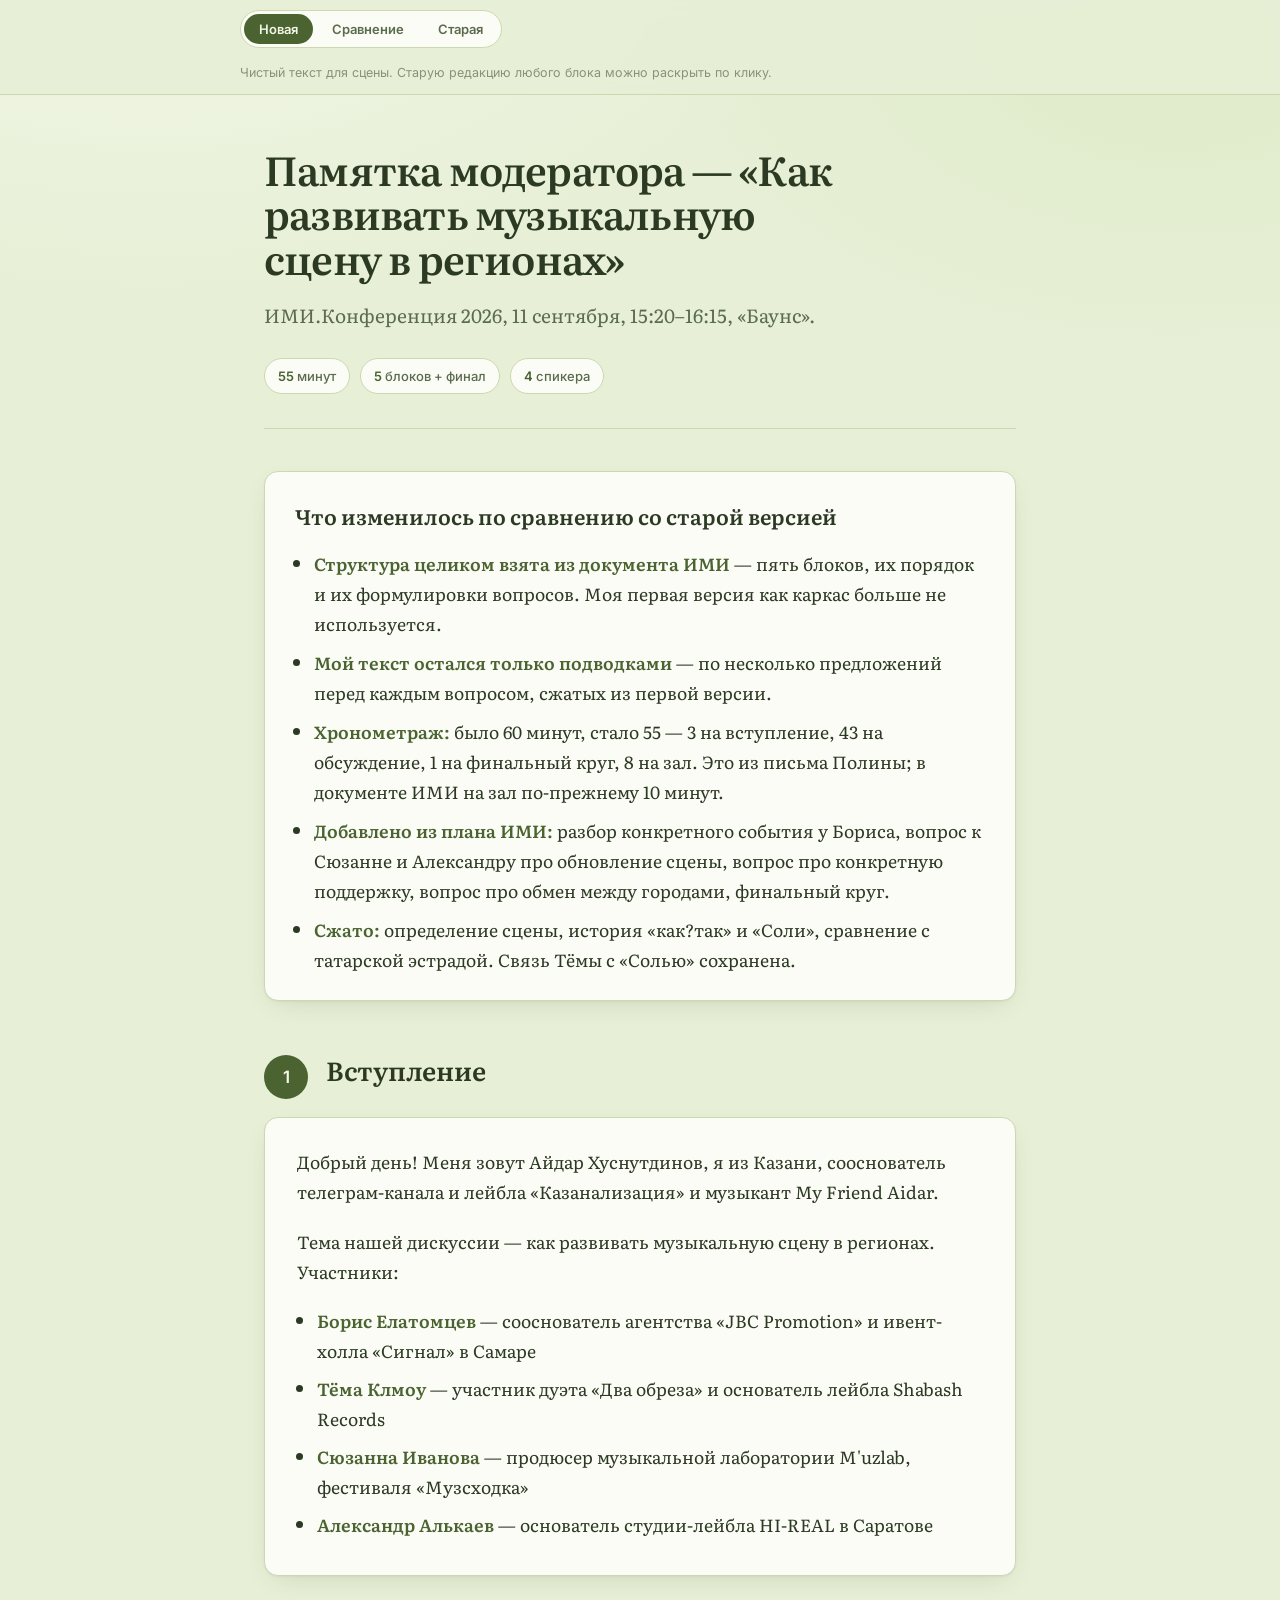
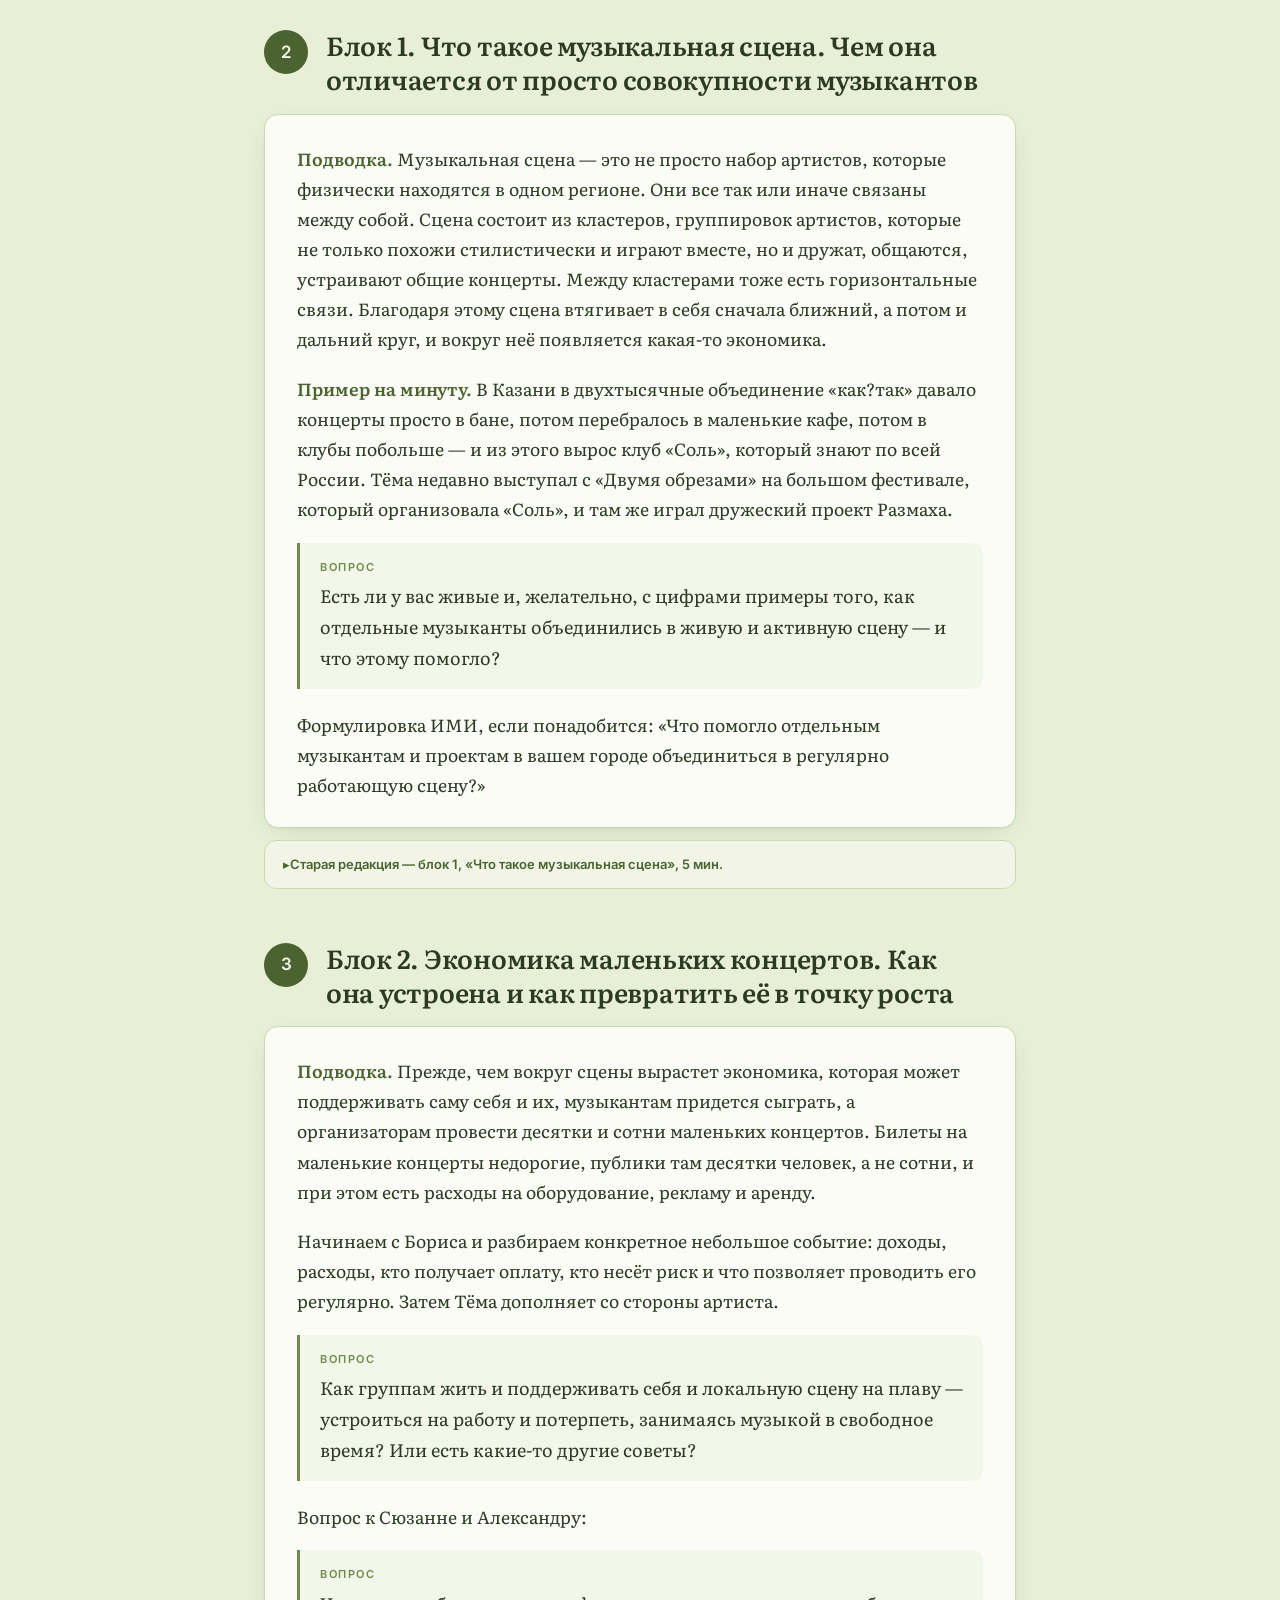
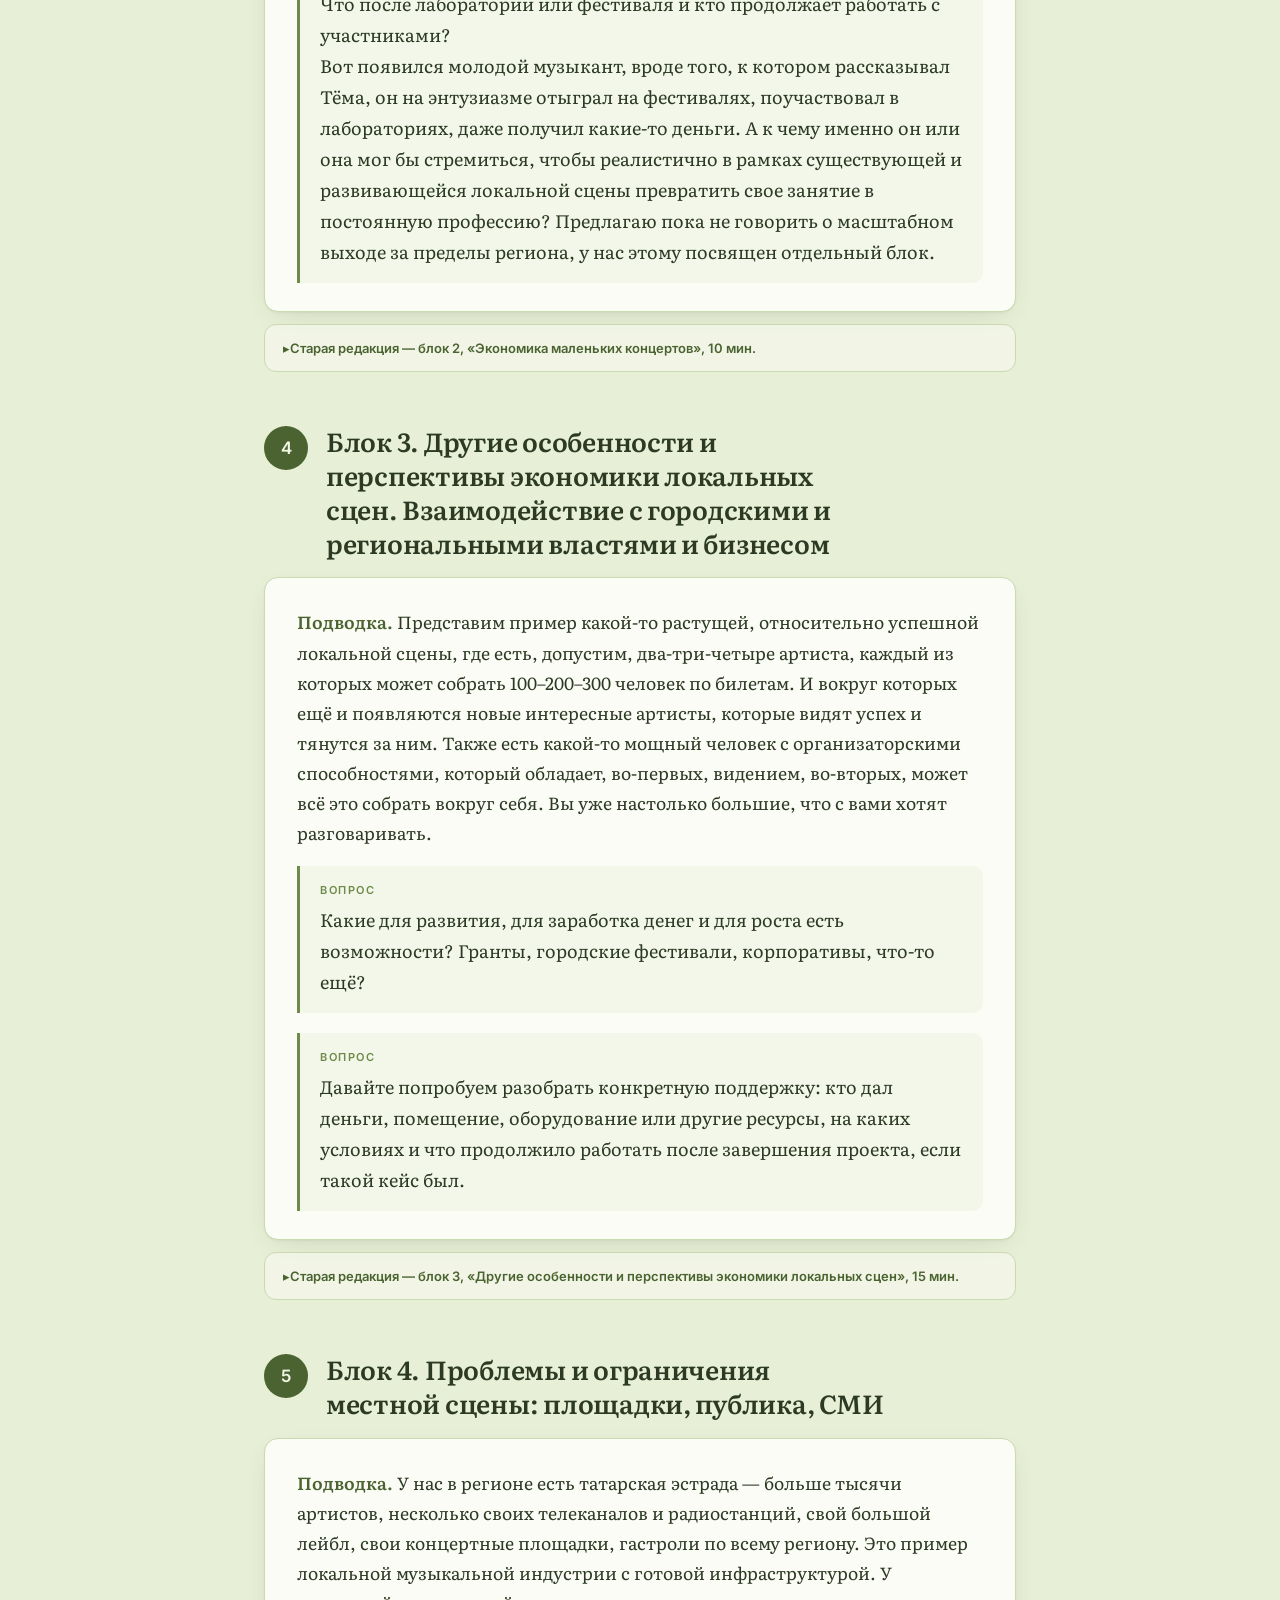
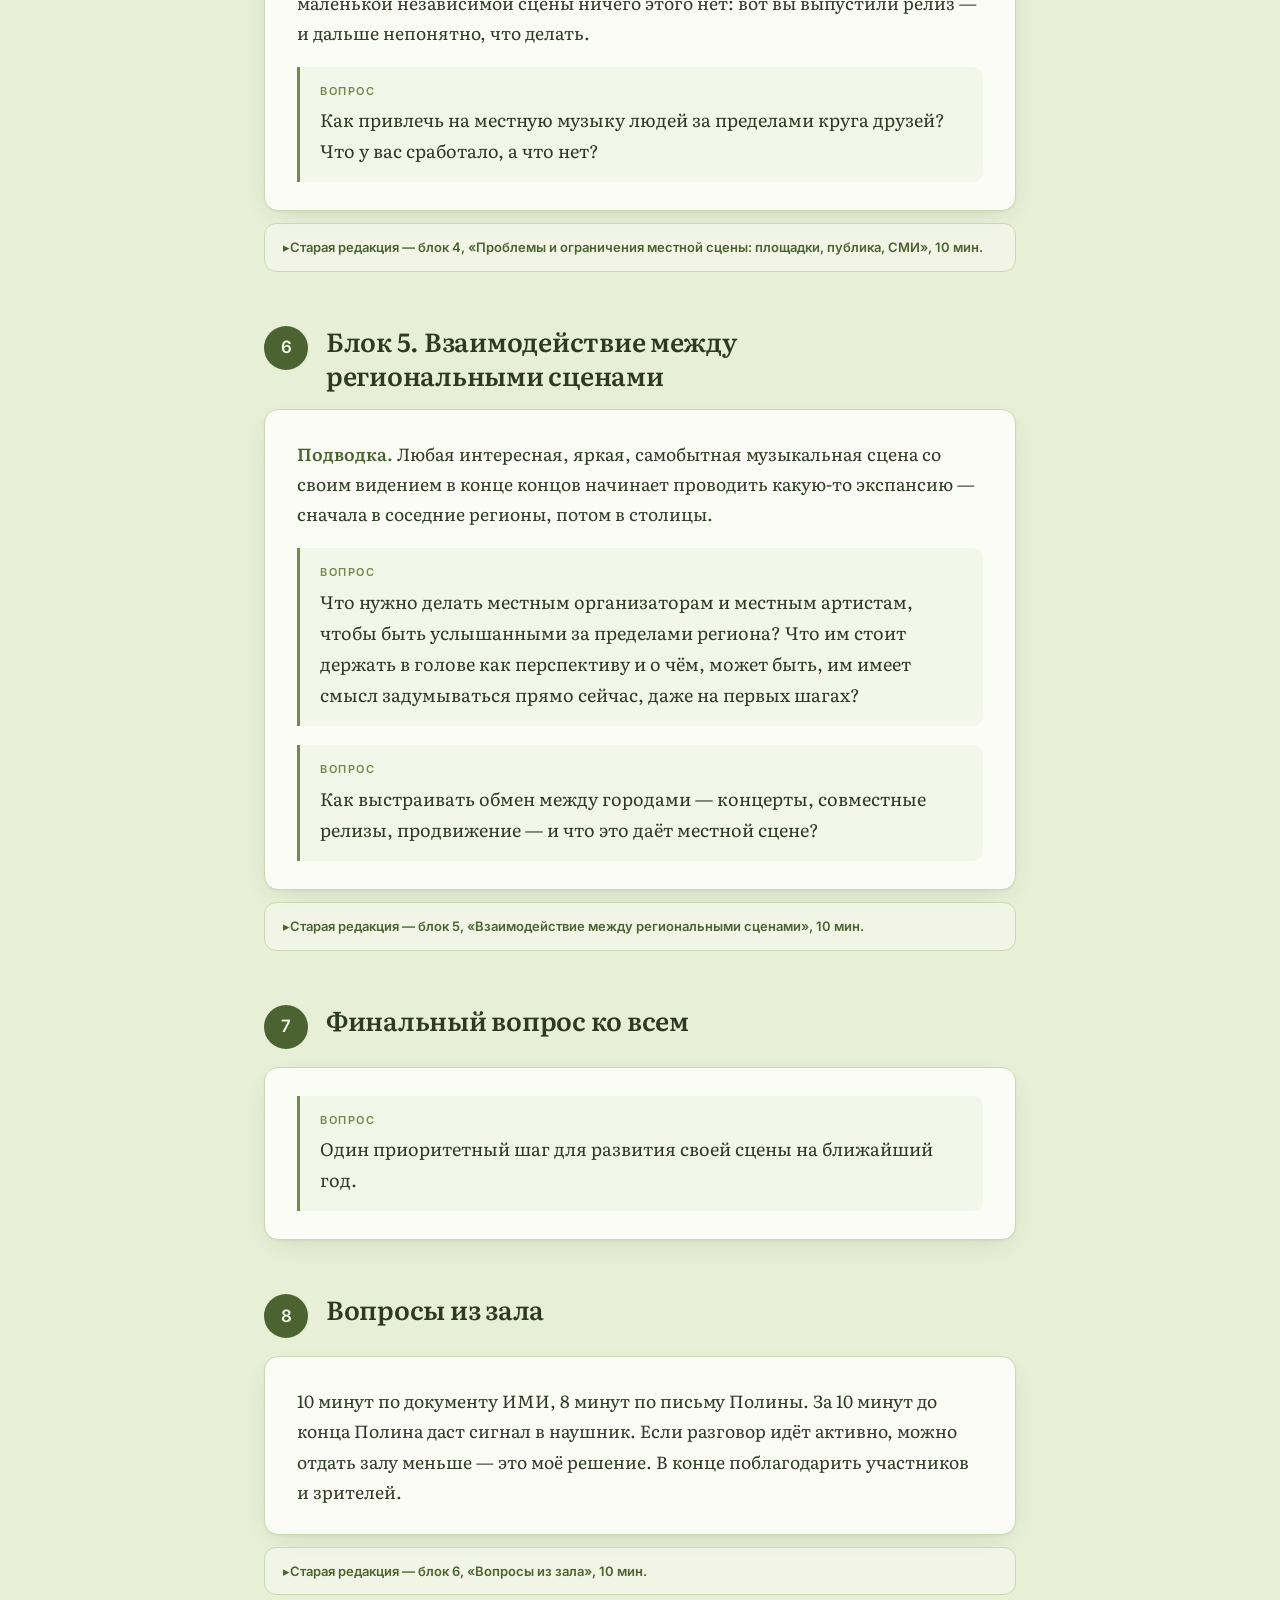
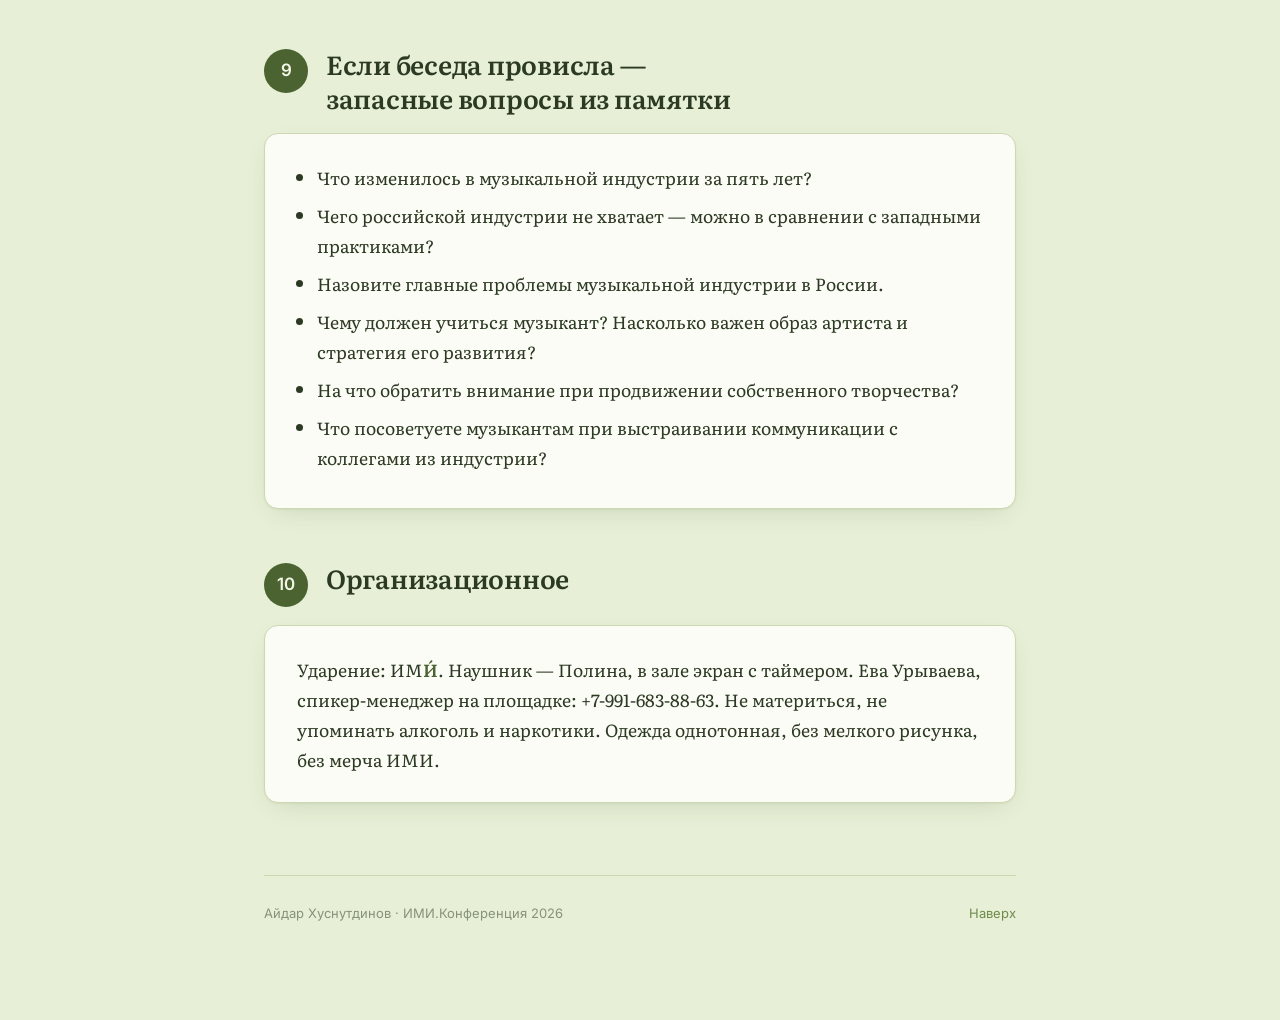
<file: index.html>
<!DOCTYPE html>
<html lang="ru">
<head>
<meta charset="utf-8">
<meta name="viewport" content="width=device-width, initial-scale=1">
<title>Памятка модератора — «Как развивать сцену в регионах», ИМИ.Конференция 2026</title>
<meta name="description" content="Рабочая памятка модератора дискуссии с возможностью сравнить новую редакцию со старой.">
<link rel="preconnect" href="https://fonts.googleapis.com">
<link rel="preconnect" href="https://fonts.gstatic.com" crossorigin>
<link href="https://fonts.googleapis.com/css2?family=Literata:ital,opsz,wght@0,7..72,400;0,7..72,600;1,7..72,400&family=Inter:wght@400;500;600;700&display=swap" rel="stylesheet">
<style>
  :root{
    --pistachio:#e7efd6; --pistachio-deep:#d8e4bf; --paper:#fbfcf5;
    --ink:#2c3a24; --ink-soft:#5b6b4e; --ink-faint:#86937a;
    --moss:#6f8a4a; --moss-deep:#4a6330; --rule:#cbd9b0;
    --add:#e9f4dc; --add-line:#7fa84e;
    --del:#fbe7e4; --del-line:#c46b5c;
    --shadow:0 1px 2px rgba(58,74,42,.05), 0 8px 28px -12px rgba(58,74,42,.22);
  }
  *{box-sizing:border-box}
  html{-webkit-text-size-adjust:100%}
  body{
    margin:0;
    background:
      radial-gradient(1100px 620px at 12% -8%, #f2f7e6 0%, rgba(242,247,230,0) 62%),
      radial-gradient(900px 560px at 92% 4%, #dfebc9 0%, rgba(223,235,201,0) 58%),
      var(--pistachio);
    background-attachment:fixed;
    color:var(--ink);
    font-family:"Literata", Georgia, "Times New Roman", serif;
    font-size:17.5px; line-height:1.72; -webkit-font-smoothing:antialiased;
  }
  .wrap{max-width:800px; margin:0 auto; padding:0 24px 96px}

  /* ---------- Переключатель режимов ---------- */
  .bar{
    position:sticky; top:0; z-index:20;
    background:rgba(231,239,214,.92);
    backdrop-filter:saturate(1.4) blur(10px);
    border-bottom:1px solid var(--rule);
    margin:0; padding:10px 24px;
  }
  .bar-in{max-width:800px; margin:0 auto; display:flex; align-items:center; gap:14px; flex-wrap:wrap}
  .modes{display:flex; gap:4px; background:var(--paper); border:1px solid var(--rule); border-radius:100px; padding:3px}
  .modes button{
    font-family:"Inter", system-ui, sans-serif; font-size:13px; font-weight:600;
    border:0; background:none; color:var(--ink-soft); cursor:pointer;
    padding:7px 15px; border-radius:100px; transition:background .15s, color .15s;
  }
  .modes button:hover{color:var(--moss-deep)}
  .modes button[aria-pressed="true"]{background:var(--moss-deep); color:#f2f7e6}
  .hint{font-family:"Inter", system-ui, sans-serif; font-size:12.5px; color:var(--ink-faint)}

  /* ---------- Шапка ---------- */
  header.hero{padding:52px 0 8px}
  h1{font-size:clamp(27px,4.6vw,40px); line-height:1.12; font-weight:600; letter-spacing:-.02em; margin:0 0 18px; text-wrap:balance}
  .lede{font-size:19px; color:var(--ink-soft); margin:0 0 26px; max-width:36em}
  .meta{display:flex; flex-wrap:wrap; gap:10px; font-family:"Inter",system-ui,sans-serif; font-size:13px; font-weight:500; padding-bottom:34px; border-bottom:1px solid var(--rule)}
  .meta span{background:var(--paper); border:1px solid var(--rule); color:var(--ink-soft); padding:6px 13px; border-radius:100px}
  .meta span b{color:var(--moss-deep); font-weight:600}

  /* ---------- Сводка изменений ---------- */
  .summary{
    margin-top:34px; background:var(--paper); border:1px solid var(--rule);
    border-radius:14px; box-shadow:var(--shadow); padding:26px 30px;
  }
  .summary h2{margin:0 0 14px; font-size:21px; font-weight:600}
  .summary ul{margin:0; padding-left:1.1em}
  .summary li{margin-bottom:.5em}
  .summary li:last-child{margin-bottom:0}
  .summary li b{color:var(--moss-deep); font-weight:600}

  /* ---------- Блоки ---------- */
  section.block{margin-top:52px; scroll-margin-top:70px}
  .head{display:flex; align-items:flex-start; gap:18px; margin-bottom:8px}
  .num{
    flex:none; width:44px; height:44px; margin-top:2px; display:grid; place-items:center;
    border-radius:50%; background:var(--moss-deep); color:#f2f7e6;
    font-family:"Inter",system-ui,sans-serif; font-weight:600; font-size:17px;
  }
  .head h2{margin:0; font-size:clamp(21px,3.2vw,26px); line-height:1.3; font-weight:600; letter-spacing:-.01em; text-wrap:balance}
  .time{
    display:inline-block; margin-top:9px; font-family:"Inter",system-ui,sans-serif;
    font-size:12px; font-weight:600; letter-spacing:.06em; text-transform:uppercase;
    color:var(--moss-deep); background:var(--pistachio-deep); padding:4px 11px; border-radius:100px;
  }
  .body{background:var(--paper); border:1px solid var(--rule); border-radius:14px; box-shadow:var(--shadow); padding:28px 32px; margin-top:18px}
  .body > :first-child{margin-top:0}
  .body > :last-child{margin-bottom:0}
  .body p{margin:0 0 1.1em}
  .body strong{font-weight:600; color:var(--moss-deep)}
  .body ul{margin:0 0 1.1em; padding-left:1.15em}
  .body li{margin-bottom:.45em}
  .body blockquote{
    margin:0 0 1.1em; padding:15px 20px; border-left:3px solid var(--moss);
    background:#f3f7e9; border-radius:0 10px 10px 0; font-size:18px; color:var(--ink);
  }
  .body blockquote::before{
    content:"Вопрос"; display:block; font-family:"Inter",system-ui,sans-serif;
    font-size:11px; font-weight:600; letter-spacing:.14em; text-transform:uppercase;
    color:var(--moss); margin-bottom:5px;
  }

  /* ---------- Плашка «что изменилось» ---------- */
  .changed{
    margin-top:14px; padding:15px 20px; border-radius:12px;
    background:var(--add); border:1px solid var(--add-line);
    font-family:"Inter",system-ui,sans-serif; font-size:14px; line-height:1.6; color:var(--ink-soft);
  }
  .changed b{color:var(--moss-deep)}

  /* ---------- Старая редакция ---------- */
  details.old{margin-top:12px; border:1px solid var(--rule); border-radius:12px; background:rgba(251,252,245,.55)}
  details.old summary{
    cursor:pointer; padding:12px 18px; list-style:none;
    font-family:"Inter",system-ui,sans-serif; font-size:13px; font-weight:600; color:var(--moss-deep);
  }
  details.old summary::-webkit-details-marker{display:none}
  details.old summary::before{content:"▸ "; display:inline-block; transition:transform .15s}
  details.old[open] summary::before{content:"▾ "}
  details.old summary:hover{color:var(--ink)}
  .oldbody{padding:0 22px 20px; font-size:16px; color:var(--ink-soft); border-top:1px solid var(--rule); margin-top:2px; padding-top:16px}
  .oldbody p{margin:0 0 1em}
  .oldbody p:last-child{margin-bottom:0}
  .oldbody del{background:var(--del); border-bottom:2px solid var(--del-line); text-decoration:line-through; text-decoration-color:var(--del-line)}
  .old.none{
    margin-top:12px; padding:11px 18px; border:1px dashed var(--rule); border-radius:12px;
    font-family:"Inter",system-ui,sans-serif; font-size:13px; color:var(--ink-faint);
  }

  /* ---------- Режимы ---------- */
  body[data-mode="new"] .changed,
  body[data-mode="new"] .old.none{display:none}
  body[data-mode="old"] #newside{display:none}
  body[data-mode="new"] #oldside,
  body[data-mode="diff"] #oldside{display:none}
  #oldside .lead{
    margin-top:34px; padding:15px 20px; border-radius:12px; background:var(--del);
    border:1px solid var(--del-line); font-family:"Inter",system-ui,sans-serif; font-size:14px; color:var(--ink-soft);
  }

  .legend{display:flex; gap:16px; flex-wrap:wrap; margin-top:16px; font-family:"Inter",system-ui,sans-serif; font-size:12.5px; color:var(--ink-faint)}
  .legend i{font-style:normal; display:inline-block; width:11px; height:11px; border-radius:3px; margin-right:6px; vertical-align:-1px}
  body[data-mode="new"] .legend{display:none}

  footer{margin-top:72px; padding-top:26px; border-top:1px solid var(--rule); font-family:"Inter",system-ui,sans-serif; font-size:13px; color:var(--ink-faint); display:flex; justify-content:space-between; flex-wrap:wrap; gap:10px}
  .totop{color:var(--moss); text-decoration:none}
  .totop:hover{text-decoration:underline}

  @media (max-width:620px){
    body{font-size:16.5px}
    .wrap{padding:0 18px 64px}
    .bar{padding:9px 18px}
    .body{padding:20px 18px; border-radius:12px}
    .summary{padding:20px 18px}
    .num{width:36px; height:36px; font-size:15px}
    .head{gap:12px}
    .oldbody{padding-left:16px; padding-right:16px}
  }
  @media print{
    body{background:#fff}
    .bar{display:none} .body{box-shadow:none}
    section.block{break-inside:avoid}
    details.old{display:none}
  }
</style>
</head>
<body data-mode="new">
<div class="bar">
  <div class="bar-in">
    <div class="modes" role="group" aria-label="Режим просмотра">
      <button type="button" data-m="new" aria-pressed="true">Новая</button>
      <button type="button" data-m="diff" aria-pressed="false">Сравнение</button>
      <button type="button" data-m="old" aria-pressed="false">Старая</button>
    </div>
    <span class="hint" id="hint">Чистый текст для сцены. Старую редакцию любого блока можно раскрыть по клику.</span>
  </div>
</div>

<div class="wrap">

<header class="hero">
  <h1>Памятка модератора — «Как развивать музыкальную сцену в регионах»</h1>
  <p class="lede">ИМИ.Конференция 2026, 11 сентября, 15:20–16:15, «Баунс».</p>
  <div class="meta">
    <span><b>55</b> минут</span>
    <span><b>5</b> блоков + финал</span>
    <span><b>4</b> спикера</span>
  </div>
</header>

<div class="summary">
  <h2>Что изменилось по сравнению со старой версией</h2>
  <ul>
    <li><b>Структура целиком взята из документа ИМИ</b> — пять блоков, их порядок и их формулировки
    вопросов. Моя первая версия как каркас больше не используется.</li>
    <li><b>Мой текст остался только подводками</b> — по несколько предложений перед каждым вопросом,
    сжатых из первой версии.</li>
    <li><b>Хронометраж:</b> было 60 минут, стало 55 — 3 на вступление, 43 на обсуждение, 1 на финальный
    круг, 8 на зал. Это из письма Полины; в документе ИМИ на зал по-прежнему 10 минут.</li>
    <li><b>Добавлено из плана ИМИ:</b> разбор конкретного события у Бориса, вопрос к Сюзанне и
    Александру про обновление сцены, вопрос про конкретную поддержку, вопрос про обмен между городами,
    финальный круг.</li>
    <li><b>Сжато:</b> определение сцены, история «как?так» и «Соли», сравнение с татарской эстрадой.
    Связь Тёмы с «Солью» сохранена.</li>
  </ul>
  <div class="legend">
    <span><i style="background:var(--add); border:1px solid var(--add-line)"></i>что и почему
    поменялось</span>
    <span><i style="background:var(--del); border:1px solid var(--del-line)"></i>фразы, которые просили
    убрать</span>
  </div>
</div>

<div id="newside">
<section class="block" id="s1">
  <div class="head"><div class="num">1</div><div><h2>Вступление</h2></div></div>
  <div class="body">
  <p>Добрый день! Меня зовут Айдар Хуснутдинов, я из Казани, сооснователь телеграм-канала и лейбла
  «Казанализация» и музыкант My Friend Aidar.&nbsp;</p>
<p>Тема нашей дискуссии — как развивать музыкальную сцену в регионах. Участники:</p>
<ul>
<li><strong>Борис Елатомцев</strong> — сооснователь агентства «JBC Promotion» и ивент-холла «Сигнал»
в Самаре</li>
<li><strong>Тёма Клмоу</strong> — участник дуэта «Два обреза» и основатель лейбла Shabash
Records</li>
<li><strong>Сюзанна Иванова</strong> — продюсер музыкальной лаборатории M'uzlab, фестиваля
«Музсходка»</li>
<li><strong>Александр Алькаев</strong> — основатель студии-лейбла HI-REAL в Саратове</li></ul></div>
  <div class="changed"><b>Что изменилось.</b> Приветствие и представление гостей — 3 минуты по памятке
  модератора. Регалии участников в редакции ИМИ.</div>
  <div class="old none">В старом плане этого не было.</div>
</section>
<section class="block" id="s2">
  <div class="head">
  <div class="num">2</div>
  <div>
  <h2>Блок 1. Что такое музыкальная сцена. Чем она отличается от просто совокупности
  музыкантов</h2></div></div>
  <div class="body">
  <p><strong>Подводка.</strong> Музыкальная сцена — это не просто набор артистов, которые физически
  находятся в одном регионе. Они все так или иначе связаны между собой. Сцена состоит из кластеров,
  группировок артистов, которые не только похожи стилистически и играют вместе, но и дружат, общаются,
  устраивают общие концерты. Между кластерами тоже есть горизонтальные связи. Благодаря этому сцена
  втягивает в себя сначала ближний, а потом и дальний круг, и вокруг неё появляется какая-то
  экономика.</p>
<p><strong>Пример на минуту.</strong> В Казани в двухтысячные объединение «как?так» давало концерты
просто в бане, потом перебралось в маленькие кафе, потом в клубы побольше — и из этого вырос клуб
«Соль», который знают по всей России. Тёма недавно выступал с «Двумя обрезами» на большом фестивале,
который организовала «Соль», и там же играл дружеский проект Размаха.</p>
<blockquote>Есть ли у вас живые и, желательно, с цифрами примеры того, как отдельные музыканты
объединились в живую и активную сцену — и что этому помогло?</blockquote>
<p>Формулировка ИМИ, если понадобится: «Что помогло отдельным музыкантам и проектам в вашем городе
объединиться в регулярно работающую сцену?»</p></div>
  <div class="changed"><b>Что изменилось.</b> Определение сцены сжато с четырёх абзацев до одной
  подводки, история «как?так» и «Соли» — до одного примера на минуту. Связь Тёмы с «Солью» сохранена.
  Вопрос переформулирован: живые примеры и цифры.</div>
  <details class="old">
  <summary>Старая редакция — блок 1, «Что такое музыкальная сцена», 5 мин.</summary>
  <div class="oldbody">
  <p>Прежде чем говорить о музыкальной сцене, имеет смысл дать определение, что же это вообще такое.
  Музыкальная сцена — это не просто набор артистов, которые физически находятся в одном регионе. Они
  даже не обязательно все играют в одних и тех же клубах. Но они все, так или иначе, связаны между
  собой. Я думаю, для функционирования сцены важно, чтобы она состояла из определенных кластеров,
  каких-то группировок артистов, которые не только похожи стилистически и не только играют вместе, но
  и дружат, общаются, устраивают общие концерты, ходят вместе в баню и так далее. Таких кластеров на
  сцене может быть несколько. И между ними тоже существуют горизонтальные связи. Почему это классно
  работает?</p>
<p>Раз уж я здесь представляю Казань, расскажу на примере яркого кейса из Казани. В двухтысячные у
нас активно действовало творческое объединение как?так, которое интересовалось передовой электронной
музыкой, современным искусством и делало что-то на стыке этих вещей. Поначалу это была узкая группа
друзей, которые давали концерты просто в бане. Потом из бани они стали переходить в маленькие кафе,
договариваясь с владельцами кафе, что те будут платить им небольшой
<del title="ИМИ просили это убрать">процент с кухни и из бара</del>. Потом маленькие клубы, потом
клубы побольше. Всё это происходило благодаря тому, что те друзья группы, которые ходили на их
вечеринки, постепенно приводили своих друзей, те привозили друзей друзей, и так комьюнити
разрасталось. И постепенно в чужих клубах им стало тесно, и на базе этого возникло то, что в итоге
стало клубом Соль, который знают по всей России, и среди наших участников сегодня есть <strong>Тёма
Клмоу</strong>, который недавно, на прошлой неделе, кажется, выступал на большом фестивале, который
организовала Соль, с "двумя обрезами", и также там выступал дружеский проект Размаха.</p>
<p>Что ещё тут важно сказать, что кактаковцы, они, с одной стороны, производили впечатление такого
закрытого комьюнити, но, с другой стороны, на самом деле они были открытые, и когда появлялись
какие-то интересные, талантливые артисты, они старались им помогать. Вот, например, в недавнем
событии ИМИ участвовала Катя Шилоносова, Kate NV. Когда она появилась только на казанской сцене со
своей первой группой Conspirators, в какой-то момент от них ушёл басист, и вот Тимур Птахин, один из
главных участников творческого объединения Как?так и один из сооснователей Соли, который до сих пор
там работает, пошёл в группу и какое-то время заменял басиста. Ну а сейчас Катя тоже известная
артистка. Или из того же кактака вырос, например, тоже известный по всему миру электронный дуэт PTU.
Буквально вот так из концертов в бане происходит экспансия местной сцены.</p>
<p>Итак, если резюмировать, то сцена состоит из некоторых объединений артистов, которые играют
вместе, что-то вместе проводят, общаются, дружат между собой. И между всеми этими объединениями
также существуют некоторые отношения. Благодаря тому, что в сцену вовлечено много людей, между ними
есть связи, сцена имеет свойство вовлекать в себя сначала ближний, а потом и дальний круг всех этих
людей. Так она разрастается сначала внутри города, и вокруг неё появляется какая-то экономика. А
дальше она может разрастаться и за пределы города и региона. О том, как это происходит, что этому
помогает, а что мешает, я и предлагаю поговорить, отталкиваясь от этого определения. Если у кого-то
из коллег есть чем дополнить это определение, то я приглашаю желающих это
сделать.</p></div></details>
</section>
<section class="block" id="s3">
  <div class="head">
  <div class="num">3</div>
  <div>
  <h2>Блок 2. Экономика маленьких концертов. Как она устроена и как превратить её в точку
  роста</h2></div></div>
  <div class="body">
  <p><strong>Подводка.</strong> Прежде, чем вокруг сцены вырастет экономика, которая может поддерживать саму себя и их, музыкантам придется сыграть, а организаторам провести десятки и сотни маленьких концертов. Билеты на маленькие концерты недорогие, публики там
  десятки человек, а не сотни, и при этом есть расходы на оборудование, рекламу и аренду.</p>
<p>Начинаем с Бориса и разбираем конкретное небольшое событие: доходы, расходы, кто получает оплату,
кто несёт риск и что позволяет проводить его регулярно. Затем Тёма дополняет со стороны артиста.</p>
<blockquote>Как группам жить и поддерживать себя и локальную сцену на плаву — устроиться на работу и
потерпеть, занимаясь музыкой в свободное время? Или есть какие-то другие советы?</blockquote>
<p>Вопрос к Сюзанне и Александру:</p>
<blockquote>Что после лаборатории или фестиваля и кто продолжает работать с участниками?<br>Вот появился молодой музыкант, вроде того, к котором рассказывал Тёма, он на энтузиазме отыграл на фестивалях, поучаствовал в лабораториях, даже получил какие-то деньги. А к чему именно он или она мог бы стремиться, чтобы реалистично в рамках существующей и развивающейся локальной сцены превратить свое занятие в постоянную профессию? Предлагаю пока не говорить о масштабном выходе за пределы региона, у нас этому посвящен отдельный блок.</blockquote></div>
  <div class="changed"><b>Что изменилось.</b> Рассуждение об экономике заменено разбором конкретного
  события у Бориса. Добавлен вопрос ИМИ к Сюзанне и Александру про обновление сцены и про то, что
  остаётся после лаборатории или фестиваля.</div>
  <details class="old">
  <summary>Старая редакция — блок 2, «Экономика маленьких концертов», 10 мин.</summary>
  <div class="oldbody">
  <p>Помимо артистов, которые играют концерты, и публики, которые на эти концерты ходят, участниками
  сцены являются также организаторы — те, кто устраивает эти концерты. Часто это тоже кто-то из
  артистов, либо их друзья-знакомые. Если ваш концерт проходит в бане, то тут, скорее всего, чисто
  творческий интерес у организаторов. Но когда вы перемещаетесь на площадки, где уже платят какой-то
  процент, появляется и финансовый интерес.</p>
<p>Однако, билеты на такие маленькие концерты, они не очень дорогие, публики туда тоже ходят десятки
человек, а не сотни и не тысячи. Концерты часто предполагают ещё и расходы на оборудование, рекламу
и так далее. Тем не менее, это может быть средством заработка. Я и сам в конце 2000-х проводил по
несколько концертов каждую неделю, и на них вполне можно было зарабатывать, если уметь экономить на
накладных расходах и аренде клуба. Однако важным условием является то, что все группы играют на этих
концертах бесплатно или за очень маленькие гонорары. Даже когда эта модель как-то скейлится и
локальное творческое объединение разрастается до локального лейбла, который взаимодействует с
бизнесом или с государством, схема часто остаётся похожей. Но об этом чуть позже.</p>
<p>Вернемся в маленькие клубы. Заработанных денег может быть достаточно для одного организатора и,
может быть, его помощника, но при этом их явно недостаточно, если разделить на, допустим, три,
четыре, пять артистов, которые выступают на одном мероприятии, а ещё это, как правило, группы, в
каждой из которых много участников, и если всё разделить на всех, то полученных денег иногда не
хватает даже на такси.</p>
<p>Получается такая ситуация, при которой все группы какое-то время продолжают выступать бесплатно,
и это может происходить и годами, на самом деле. И часто при этом сложно находить и сохранять
мотивацию. <del title="ИМИ просили это убрать">И у всех на виду есть фигура организатора, такого как
будто бы злого Карабаса-Барабаса, который умудряется ещё и не работать на работе и как-то себя
содержать, проводя вот эти концерты.</del> А если всё грамотно делать, то на это и сейчас можно так
существовать.</p>
<p>Я уже говорил, что модель можно апскейлить. Даже когда она перерастает маленькие клубы и выходит
на городской уровень и начинает взаимодействовать с городскими властями, часто эта экономика всё
равно такова, что она может поддерживать владельца лейбла и его команду, но сами группы, даже
получая какие-то гонорары, не могут себе позволить уволиться с работ и отдавать всё время музыке. И
с одной стороны, у этой модели есть очевидный недостаток, который я уже проговорил. С другой
стороны, без этого никуда: если кто-то на себя не возьмёт планомерную последовательную организацию,
то и сцена, получается, развиваться не будет.</p>
<p>У меня, на самом деле, нет простых ответов на вопрос, как музыкантам перетерпеть и не потерять
мотивацию в течение долгого времени занимаясь всем этим бесплатно, пока сцена растёт. И, опять же, у
меня нет и ответа на вопрос о том, как сделать это мероприятие финансово выгодным уже в тот момент,
когда вы настолько большие, что с вами готовы разговаривать площадки, бизнес и государство. Но
второй вопрос, он более сложный. Давайте начнём снизу. Вот вы из бани перебрались в небольшие
кафешки, маленькие и средние клубы. Как группам жить и поддерживать себя и локальную сцену на плаву
— устроиться на работу и потерпеть, занимаясь музыкой в свободное время? Или есть какие-то другие
советы?</p></div></details>
</section>
<section class="block" id="s4">
  <div class="head">
  <div class="num">4</div>
  <div>
  <h2>Блок 3. Другие особенности и перспективы экономики локальных сцен. Взаимодействие с городскими и
  региональными властями и бизнесом</h2></div></div>
  <div class="body">
  <p><strong>Подводка.</strong> Представим пример какой-то растущей, относительно успешной локальной
  сцены, где есть, допустим, два-три-четыре артиста, каждый из которых может собрать 100–200–300
  человек по билетам. И вокруг которых ещё и появляются новые интересные артисты, которые видят успех
  и тянутся за ним. Также есть какой-то мощный человек с организаторскими способностями, который
  обладает, во-первых, видением, во-вторых, может всё это собрать вокруг себя. Вы уже настолько
  большие, что с вами хотят разговаривать.</p>
<blockquote>Какие для развития, для заработка денег и для роста есть возможности? Гранты, городские
фестивали, корпоративы, что-то ещё?</blockquote>
<blockquote>Давайте попробуем разобрать конкретную поддержку: кто дал деньги, помещение,
оборудование или другие ресурсы, на каких условиях и что продолжило работать после завершения
проекта, если такой кейс был.</blockquote></div>
  <div class="changed"><b>Что изменилось.</b> Подводка ИМИ — это твой же абзац из старого блока 3,
  взятый почти дословно. Добавлен их вопрос про конкретную поддержку: кто дал ресурс, на каких
  условиях, что продолжило работать после. Часть про совмещение работ и Софию Озджан ушла.</div>
  <details class="old">
  <summary>Старая редакция — блок 3, «Другие особенности и перспективы экономики локальных сцен», 15
  мин.</summary>
  <div class="oldbody">
  <p>Давайте теперь представим пример какой-то растущей, относительно успешной локальной сцены, где
  есть, допустим, два-три-четыре артиста, каждый из которых может собрать 100–200–300 человек по
  билетам. И вокруг которых ещё и появляются новые интересные артисты, которые видят успех, тянутся за
  ним. Также есть какой-то мощный человек с организаторскими способностями, который обладает,
  во-первых, видением, во-вторых, может всё это собрать вокруг себя. На полях замечу, что часто у
  такой сцены есть ещё и какой-то свой звук и своя, может быть, визуальная эстетика. И снова кивну в
  сторону Артёма и его лейбла Shabash Records.</p>
<p>Допустим, есть пример такой сцены. Вы уже настолько большие, что с вами хотят разговаривать.
Какие для развития, для заработка денег и для роста есть возможности? Гранты, городские фестивали,
корпоративы, что-то ещё. Я лично перед дискуссией провёл некоторое количество интервью с артистами,
и выяснил, что да, существуют артисты, которые занимаются в основном только музыкой, и им очень
тяжело. Они разрываются на несколько проектов, но они как-то могут поддерживать себя. Вот, например,
одна из артисток, с которыми я поговорил, это София Озджан. Она участвует в четырёх проектах. В двух
из них она участвует постоянно. Во всех она играет авторскую музыку, не каверы. Один из проектов
имеет такой формат русский народный простой хороводный, что его часто заказывают на корпоративные
события, они поют там частично авторские песни, частично народные. Другой проект, он имеет тюркскую
специфику, это любят на разных форумах, фестивалях и так далее. Кроме этого, ей приходится
участвовать в театральных постановках, которые иногда оплачиваются из грантов, иногда она получает
деньги с билетов. Ну и, конечно, у неё есть постоянная работа, которая тоже занимает обычно три дня
в неделю. Она, как многие музыканты, работает в музыкальной школе. Кто-то работает не в музыкальной
школе, кто-то работает в офисе, но тут сложно половину недели работать. Часто люди уходят на
постоянку и вообще уходят из музыки. Но кто-то может трудиться фрилансером. То есть да, такие кейсы
существуют. И видно, что заработок такого артиста, он диверсифицирован. И аналогично, заработок
лейбла или организатора, он тоже диверсифицирован. Так вот, хотелось бы узнать, 1) как он устроен и
2) как он может быть устроен — что именно какую долю в нём составляет у наших участников и какие ещё
есть перспективы, какие ещё сферы можно задействовать, чтобы привлечь дополнительные источники
дохода (и дополнительные площадки для выступлений).</p></div></details>
</section>
<section class="block" id="s5">
  <div class="head">
  <div class="num">5</div>
  <div>
  <h2>Блок 4. Проблемы и ограничения местной сцены: площадки, публика, СМИ</h2></div></div>
  <div class="body">
  <p><strong>Подводка.</strong> У нас в регионе есть татарская эстрада — больше тысячи артистов,
  несколько своих телеканалов и радиостанций, свой большой лейбл, свои концертные площадки, гастроли
  по всему региону. Это пример локальной музыкальной индустрии с готовой инфраструктурой. У маленькой
  независимой сцены ничего этого нет: вот вы выпустили релиз — и дальше непонятно, что делать.</p>
<blockquote>Как привлечь на местную музыку людей за пределами круга друзей? Что у вас сработало, а
что нет?</blockquote></div>
  <div class="changed"><b>Что изменилось.</b> Сравнение с татарской эстрадой сжато с абзаца до трёх
  строк. Главный вопрос — формулировка ИМИ про публику за пределами круга друзей. СМИ отдельным
  пунктом больше не идут.</div>
  <details class="old">
  <summary>Старая редакция — блок 4, «Проблемы и ограничения местной сцены: площадки, публика, СМИ»,
  10 мин.</summary>
  <div class="oldbody">
  <p>1) Мы сегодня говорим, конечно, про независимые сцены, которые растут снизу, но в качестве
  примера позволю себе привести огромную музыкальную вселенную, которая есть у нас в регионе. Это
  татарская эстрада. Она включает в себя больше тысячи артистов. У неё есть несколько своих
  телеканалов, несколько своих радиостанций, были свои газеты, я не знаю, выходят ли они сейчас, свой
  лейбл большой, свои концертные площадки, там есть свои звёзды, которые, например, как Салават, могут
  в конце каждого сезона давать по несколько больших концертов подряд. Есть гастроли по всему региону.
  Ну так вот, я к чему это говорю, что у маленькой сцены всего этого нет. У них нет никакой отлаженной
  системы, индустрии, как у татарской эстрады (которая пример локальной музыкальной индустрии). У них
  нет своего СМИ, например, благодаря которому эта музыка получает лёгкое распространение без одного
  пинка, как на радиостанции, <del title="ИМИ просили это убрать">куда можно до сих пор денег
  занести</del>. Вот вы выпустили релиз. Вот что дальше делать? Есть ли какие-то хорошие способы
  взаимодействовать с местными СМИ и инфлюэнсерами?</p>
<p>2) Помимо проблем со СМИ с какими еще проблемами, которые мы не назвали, сталкиваются участники
сцены — и артисты, и организаторы и, может быть, публика?</p></div></details>
</section>
<section class="block" id="s6">
  <div class="head">
  <div class="num">6</div>
  <div>
  <h2>Блок 5. Взаимодействие между региональными сценами</h2></div></div>
  <div class="body">
  <p><strong>Подводка.</strong> Любая интересная, яркая, самобытная музыкальная сцена со своим
  видением в конце концов начинает проводить какую-то экспансию — сначала в соседние регионы, потом в
  столицы.</p>
<blockquote>Что нужно делать местным организаторам и местным артистам, чтобы быть услышанными за пределами региона? Что им стоит держать в голове как перспективу и о чём, может
быть, им имеет смысл задумываться прямо сейчас, даже на первых шагах?</blockquote>
<blockquote>Как выстраивать обмен между городами — концерты, совместные релизы, продвижение — и что
это даёт местной сцене?</blockquote></div>
  <div class="changed"><b>Что изменилось.</b> Вопрос сохранён дословно, как в документе ИМИ. Добавлен
  их второй вопрос — про обмен между городами.</div>
  <details class="old">
  <summary>Старая редакция — блок 5, «Взаимодействие между региональными сценами», 10 мин.</summary>
  <div class="oldbody">
  <p>Я в самом начале сегодня говорил, что любая интересная, яркая, самобытная музыкальная сцена со
  своим видением, в конце концов начинает проводить и какую-то экспансию. Сначала в соседние регионы,
  в столицы, потом и в другие государства. Какие шаги к этой экспансии? Что нужно делать местным
  организаторам и местным артистам, чтобы <del title="ИМИ просили это убрать">не сидеть всю жизнь у
  себя дома и не играть для своих друзей</del>? Что им стоит держать в голове как перспективу и о чем,
  может быть, им имеет смысл задумываться прямо сейчас, даже на первых шагах?</p></div></details>
</section>
<section class="block" id="s7">
  <div class="head"><div class="num">7</div><div><h2>Финальный вопрос ко всем</h2></div></div>
  <div class="body"><blockquote>Один приоритетный шаг для развития своей сцены на ближайший
  год.</blockquote></div>
  <div class="changed"><b>Что изменилось.</b> Новое, предложение ИМИ. Ты уточнял, идёт ли это
  отдельным пунктом внутри 43 минут, — Полина ответила «да».</div>
  <div class="old none">В старом плане этого не было.</div>
</section>
<section class="block" id="s8">
  <div class="head"><div class="num">8</div><div><h2>Вопросы из зала</h2></div></div>
  <div class="body">
  <p>10 минут по документу ИМИ, 8 минут по письму Полины. За 10 минут до конца Полина даст сигнал в
  наушник. Если разговор идёт активно, можно отдать залу меньше — это моё решение. В конце
  поблагодарить участников и зрителей.</p></div>
  <div class="changed"><b>Что изменилось.</b> Расхождение: в документе ИМИ 10 минут, в письме Полины —
  8.</div>
  <details class="old">
  <summary>Старая редакция — блок 6, «Вопросы из зала», 10 мин.</summary>
  <div class="oldbody"></div></details>
</section>
<section class="block" id="s9">
  <div class="head">
  <div class="num">9</div>
  <div>
  <h2>Если беседа провисла — запасные вопросы из памятки</h2></div></div>
  <div class="body">
  <ul>
  <li>Что изменилось в музыкальной индустрии за пять лет?</li>
  <li>Чего российской индустрии не хватает — можно в сравнении с западными практиками?</li>
  <li>Назовите главные проблемы музыкальной индустрии в России.</li>
  <li>Чему должен учиться музыкант? Насколько важен образ артиста и стратегия его развития?</li>
  <li>На что обратить внимание при продвижении собственного творчества?</li>
  <li>Что посоветуете музыкантам при выстраивании коммуникации с коллегами из
  индустрии?</li></ul></div>
  <div class="changed"><b>Что изменилось.</b> Список из памятки модератора.</div>
  <div class="old none">В старом плане этого не было.</div>
</section>
<section class="block" id="s10">
  <div class="head"><div class="num">10</div><div><h2>Организационное</h2></div></div>
  <div class="body">
  <p>Ударение: ИМ<strong>И́</strong>. Наушник — Полина, в зале экран с таймером. Ева Урываева,
  спикер-менеджер на площадке: +7-991-683-88-63. Не материться, не упоминать алкоголь и наркотики.
  Одежда однотонная, без мелкого рисунка, без мерча ИМИ.</p></div>
  <div class="changed"><b>Что изменилось.</b> Выжимка из памятки модератора.</div>
  <div class="old none">В старом плане этого не было.</div>
</section>
</div>

<div id="oldside">
  <div class="lead">Старая редакция целиком — та, что ушла в ИМИ и вызвала правки. Перечёркнутым
  отмечены фразы, которые просили убрать.</div>
<section class="block">
<div class="head">
<div class="num">1</div>
<div>
<h2>Что такое музыкальная сцена. Чем она отличается от просто совокупности музыкантов. Я даю свое
определение и предлагаю его дополнить</h2><span class="time">5 мин.</span></div></div>
<div class="body">
<p>Прежде чем говорить о музыкальной сцене, имеет смысл дать определение, что же это вообще такое.
Музыкальная сцена — это не просто набор артистов, которые физически находятся в одном регионе. Они
даже не обязательно все играют в одних и тех же клубах. Но они все, так или иначе, связаны между
собой. Я думаю, для функционирования сцены важно, чтобы она состояла из определенных кластеров,
каких-то группировок артистов, которые не только похожи стилистически и не только играют вместе, но
и дружат, общаются, устраивают общие концерты, ходят вместе в баню и так далее. Таких кластеров на
сцене может быть несколько. И между ними тоже существуют горизонтальные связи. Почему это классно
работает?</p>
<p>Раз уж я здесь представляю Казань, расскажу на примере яркого кейса из Казани. В двухтысячные у
нас активно действовало творческое объединение как?так, которое интересовалось передовой электронной
музыкой, современным искусством и делало что-то на стыке этих вещей. Поначалу это была узкая группа
друзей, которые давали концерты просто в бане. Потом из бани они стали переходить в маленькие кафе,
договариваясь с владельцами кафе, что те будут платить им небольшой
<del title="ИМИ просили это убрать">процент с кухни и из бара</del>. Потом маленькие клубы, потом
клубы побольше. Всё это происходило благодаря тому, что те друзья группы, которые ходили на их
вечеринки, постепенно приводили своих друзей, те привозили друзей друзей, и так комьюнити
разрасталось. И постепенно в чужих клубах им стало тесно, и на базе этого возникло то, что в итоге
стало клубом Соль, который знают по всей России, и среди наших участников сегодня есть <strong>Тёма
Клмоу</strong>, который недавно, на прошлой неделе, кажется, выступал на большом фестивале, который
организовала Соль, с "двумя обрезами", и также там выступал дружеский проект Размаха.</p>
<p>Что ещё тут важно сказать, что кактаковцы, они, с одной стороны, производили впечатление такого
закрытого комьюнити, но, с другой стороны, на самом деле они были открытые, и когда появлялись
какие-то интересные, талантливые артисты, они старались им помогать. Вот, например, в недавнем
событии ИМИ участвовала Катя Шилоносова, Kate NV. Когда она появилась только на казанской сцене со
своей первой группой Conspirators, в какой-то момент от них ушёл басист, и вот Тимур Птахин, один из
главных участников творческого объединения Как?так и один из сооснователей Соли, который до сих пор
там работает, пошёл в группу и какое-то время заменял басиста. Ну а сейчас Катя тоже известная
артистка. Или из того же кактака вырос, например, тоже известный по всему миру электронный дуэт PTU.
Буквально вот так из концертов в бане происходит экспансия местной сцены.</p>
<p>Итак, если резюмировать, то сцена состоит из некоторых объединений артистов, которые играют
вместе, что-то вместе проводят, общаются, дружат между собой. И между всеми этими объединениями
также существуют некоторые отношения. Благодаря тому, что в сцену вовлечено много людей, между ними
есть связи, сцена имеет свойство вовлекать в себя сначала ближний, а потом и дальний круг всех этих
людей. Так она разрастается сначала внутри города, и вокруг неё появляется какая-то экономика. А
дальше она может разрастаться и за пределы города и региона. О том, как это происходит, что этому
помогает, а что мешает, я и предлагаю поговорить, отталкиваясь от этого определения. Если у кого-то
из коллег есть чем дополнить это определение, то я приглашаю желающих это
сделать.</p></div></section>
<section class="block">
<div class="head">
<div class="num">2</div>
<div>
<h2>Экономика маленьких концертов. Как она устроена и как превратить ее в точку
роста</h2><span class="time">10 мин.</span></div></div>
<div class="body">
<p>Помимо артистов, которые играют концерты, и публики, которые на эти концерты ходят, участниками
сцены являются также организаторы — те, кто устраивает эти концерты. Часто это тоже кто-то из
артистов, либо их друзья-знакомые. Если ваш концерт проходит в бане, то тут, скорее всего, чисто
творческий интерес у организаторов. Но когда вы перемещаетесь на площадки, где уже платят какой-то
процент, появляется и финансовый интерес.</p>
<p>Однако, билеты на такие маленькие концерты, они не очень дорогие, публики туда тоже ходят десятки
человек, а не сотни и не тысячи. Концерты часто предполагают ещё и расходы на оборудование, рекламу
и так далее. Тем не менее, это может быть средством заработка. Я и сам в конце 2000-х проводил по
несколько концертов каждую неделю, и на них вполне можно было зарабатывать, если уметь экономить на
накладных расходах и аренде клуба. Однако важным условием является то, что все группы играют на этих
концертах бесплатно или за очень маленькие гонорары. Даже когда эта модель как-то скейлится и
локальное творческое объединение разрастается до локального лейбла, который взаимодействует с
бизнесом или с государством, схема часто остаётся похожей. Но об этом чуть позже.</p>
<p>Вернемся в маленькие клубы. Заработанных денег может быть достаточно для одного организатора и,
может быть, его помощника, но при этом их явно недостаточно, если разделить на, допустим, три,
четыре, пять артистов, которые выступают на одном мероприятии, а ещё это, как правило, группы, в
каждой из которых много участников, и если всё разделить на всех, то полученных денег иногда не
хватает даже на такси.</p>
<p>Получается такая ситуация, при которой все группы какое-то время продолжают выступать бесплатно,
и это может происходить и годами, на самом деле. И часто при этом сложно находить и сохранять
мотивацию. <del title="ИМИ просили это убрать">И у всех на виду есть фигура организатора, такого как
будто бы злого Карабаса-Барабаса, который умудряется ещё и не работать на работе и как-то себя
содержать, проводя вот эти концерты.</del> А если всё грамотно делать, то на это и сейчас можно так
существовать.</p>
<p>Я уже говорил, что модель можно апскейлить. Даже когда она перерастает маленькие клубы и выходит
на городской уровень и начинает взаимодействовать с городскими властями, часто эта экономика всё
равно такова, что она может поддерживать владельца лейбла и его команду, но сами группы, даже
получая какие-то гонорары, не могут себе позволить уволиться с работ и отдавать всё время музыке. И
с одной стороны, у этой модели есть очевидный недостаток, который я уже проговорил. С другой
стороны, без этого никуда: если кто-то на себя не возьмёт планомерную последовательную организацию,
то и сцена, получается, развиваться не будет.</p>
<p>У меня, на самом деле, нет простых ответов на вопрос, как музыкантам перетерпеть и не потерять
мотивацию в течение долгого времени занимаясь всем этим бесплатно, пока сцена растёт. И, опять же, у
меня нет и ответа на вопрос о том, как сделать это мероприятие финансово выгодным уже в тот момент,
когда вы настолько большие, что с вами готовы разговаривать площадки, бизнес и государство. Но
второй вопрос, он более сложный. Давайте начнём снизу. Вот вы из бани перебрались в небольшие
кафешки, маленькие и средние клубы. Как группам жить и поддерживать себя и локальную сцену на плаву
— устроиться на работу и потерпеть, занимаясь музыкой в свободное время? Или есть какие-то другие
советы?</p></div></section>
<section class="block">
<div class="head">
<div class="num">3</div>
<div>
<h2>Другие особенности и перспективы экономики локальных сцен. Взаимодействие с городскими и
региональными властями и бизнесом</h2><span class="time">15 мин.</span></div></div>
<div class="body">
<p>Давайте теперь представим пример какой-то растущей, относительно успешной локальной сцены, где
есть, допустим, два-три-четыре артиста, каждый из которых может собрать 100–200–300 человек по
билетам. И вокруг которых ещё и появляются новые интересные артисты, которые видят успех, тянутся за
ним. Также есть какой-то мощный человек с организаторскими способностями, который обладает,
во-первых, видением, во-вторых, может всё это собрать вокруг себя. На полях замечу, что часто у
такой сцены есть ещё и какой-то свой звук и своя, может быть, визуальная эстетика. И снова кивну в
сторону Артёма и его лейбла Shabash Records.</p>
<p>Допустим, есть пример такой сцены. Вы уже настолько большие, что с вами хотят разговаривать.
Какие для развития, для заработка денег и для роста есть возможности? Гранты, городские фестивали,
корпоративы, что-то ещё. Я лично перед дискуссией провёл некоторое количество интервью с артистами,
и выяснил, что да, существуют артисты, которые занимаются в основном только музыкой, и им очень
тяжело. Они разрываются на несколько проектов, но они как-то могут поддерживать себя. Вот, например,
одна из артисток, с которыми я поговорил, это София Озджан. Она участвует в четырёх проектах. В двух
из них она участвует постоянно. Во всех она играет авторскую музыку, не каверы. Один из проектов
имеет такой формат русский народный простой хороводный, что его часто заказывают на корпоративные
события, они поют там частично авторские песни, частично народные. Другой проект, он имеет тюркскую
специфику, это любят на разных форумах, фестивалях и так далее. Кроме этого, ей приходится
участвовать в театральных постановках, которые иногда оплачиваются из грантов, иногда она получает
деньги с билетов. Ну и, конечно, у неё есть постоянная работа, которая тоже занимает обычно три дня
в неделю. Она, как многие музыканты, работает в музыкальной школе. Кто-то работает не в музыкальной
школе, кто-то работает в офисе, но тут сложно половину недели работать. Часто люди уходят на
постоянку и вообще уходят из музыки. Но кто-то может трудиться фрилансером. То есть да, такие кейсы
существуют. И видно, что заработок такого артиста, он диверсифицирован. И аналогично, заработок
лейбла или организатора, он тоже диверсифицирован. Так вот, хотелось бы узнать, 1) как он устроен и
2) как он может быть устроен — что именно какую долю в нём составляет у наших участников и какие ещё
есть перспективы, какие ещё сферы можно задействовать, чтобы привлечь дополнительные источники
дохода (и дополнительные площадки для выступлений).</p></div></section>
<section class="block">
<div class="head">
<div class="num">4</div>
<div>
<h2>Проблемы и ограничения местной сцены: площадки, публика, СМИ</h2><span class="time">10
мин.</span></div></div>
<div class="body">
<p>1) Мы сегодня говорим, конечно, про независимые сцены, которые растут снизу, но в качестве
примера позволю себе привести огромную музыкальную вселенную, которая есть у нас в регионе. Это
татарская эстрада. Она включает в себя больше тысячи артистов. У неё есть несколько своих
телеканалов, несколько своих радиостанций, были свои газеты, я не знаю, выходят ли они сейчас, свой
лейбл большой, свои концертные площадки, там есть свои звёзды, которые, например, как Салават, могут
в конце каждого сезона давать по несколько больших концертов подряд. Есть гастроли по всему региону.
Ну так вот, я к чему это говорю, что у маленькой сцены всего этого нет. У них нет никакой отлаженной
системы, индустрии, как у татарской эстрады (которая пример локальной музыкальной индустрии). У них
нет своего СМИ, например, благодаря которому эта музыка получает лёгкое распространение без одного
пинка, как на радиостанции, <del title="ИМИ просили это убрать">куда можно до сих пор денег
занести</del>. Вот вы выпустили релиз. Вот что дальше делать? Есть ли какие-то хорошие способы
взаимодействовать с местными СМИ и инфлюэнсерами?</p>
<p>2) Помимо проблем со СМИ с какими еще проблемами, которые мы не назвали, сталкиваются участники
сцены — и артисты, и организаторы и, может быть, публика?</p></div></section>
<section class="block">
<div class="head">
<div class="num">5</div>
<div>
<h2>Взаимодействие между региональными сценами</h2><span class="time">10 мин.</span></div></div>
<div class="body">
<p>Я в самом начале сегодня говорил, что любая интересная, яркая, самобытная музыкальная сцена со
своим видением, в конце концов начинает проводить и какую-то экспансию. Сначала в соседние регионы,
в столицы, потом и в другие государства. Какие шаги к этой экспансии? Что нужно делать местным
организаторам и местным артистам, чтобы <del title="ИМИ просили это убрать">не сидеть всю жизнь у
себя дома и не играть для своих друзей</del>? Что им стоит держать в голове как перспективу и о чем,
может быть, им имеет смысл задумываться прямо сейчас, даже на первых шагах?</p></div></section>
<section class="block">
<div class="head">
<div class="num">6</div>
<div>
<h2>Вопросы из зала</h2><span class="time">10 мин.</span></div></div>
<div class="body"></div></section>
</div>

<footer>
  <span>Айдар Хуснутдинов · ИМИ.Конференция 2026</span>
  <a class="totop" href="#">Наверх</a>
</footer>
</div>

<script>
(function(){
  var body = document.body;
  var hints = {
    "new":  "Чистый текст для сцены. Старую редакцию любого блока можно раскрыть по клику.",
    "diff": "У каждого блока видно, что и почему изменилось; старая редакция раскрыта.",
    "old":  "Исходный текст до правок ИМИ."
  };
  var btns = document.querySelectorAll(".modes button");
  function set(m){
    body.dataset.mode = m;
    btns.forEach(function(b){ b.setAttribute("aria-pressed", String(b.dataset.m === m)); });
    document.getElementById("hint").textContent = hints[m];
    document.querySelectorAll("details.old").forEach(function(d){ d.open = (m === "diff"); });
    try { localStorage.setItem("imi-mode", m); } catch(e){}
  }
  btns.forEach(function(b){ b.addEventListener("click", function(){ set(b.dataset.m); }); });
  var saved = null;
  try { saved = localStorage.getItem("imi-mode"); } catch(e){}
  set(hints[saved] ? saved : "new");
})();
</script>
</body>
</html>
</file>
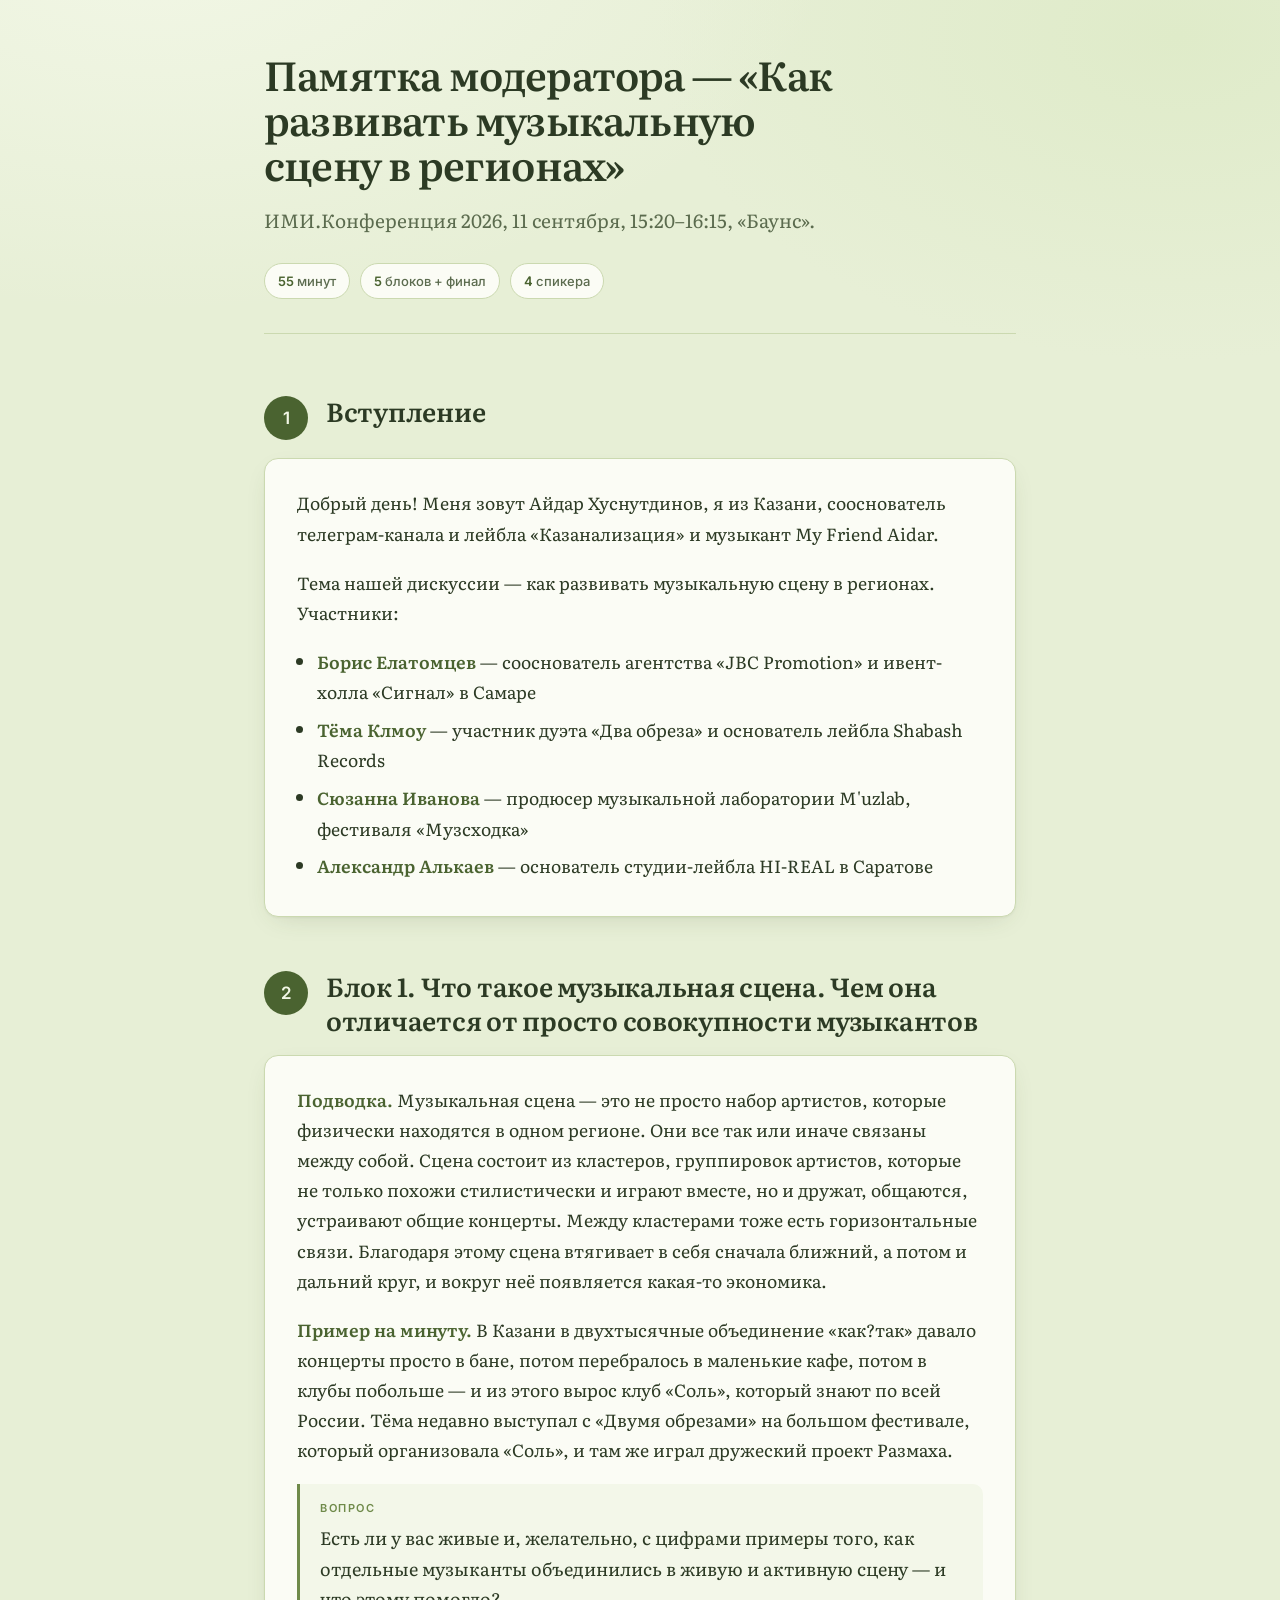
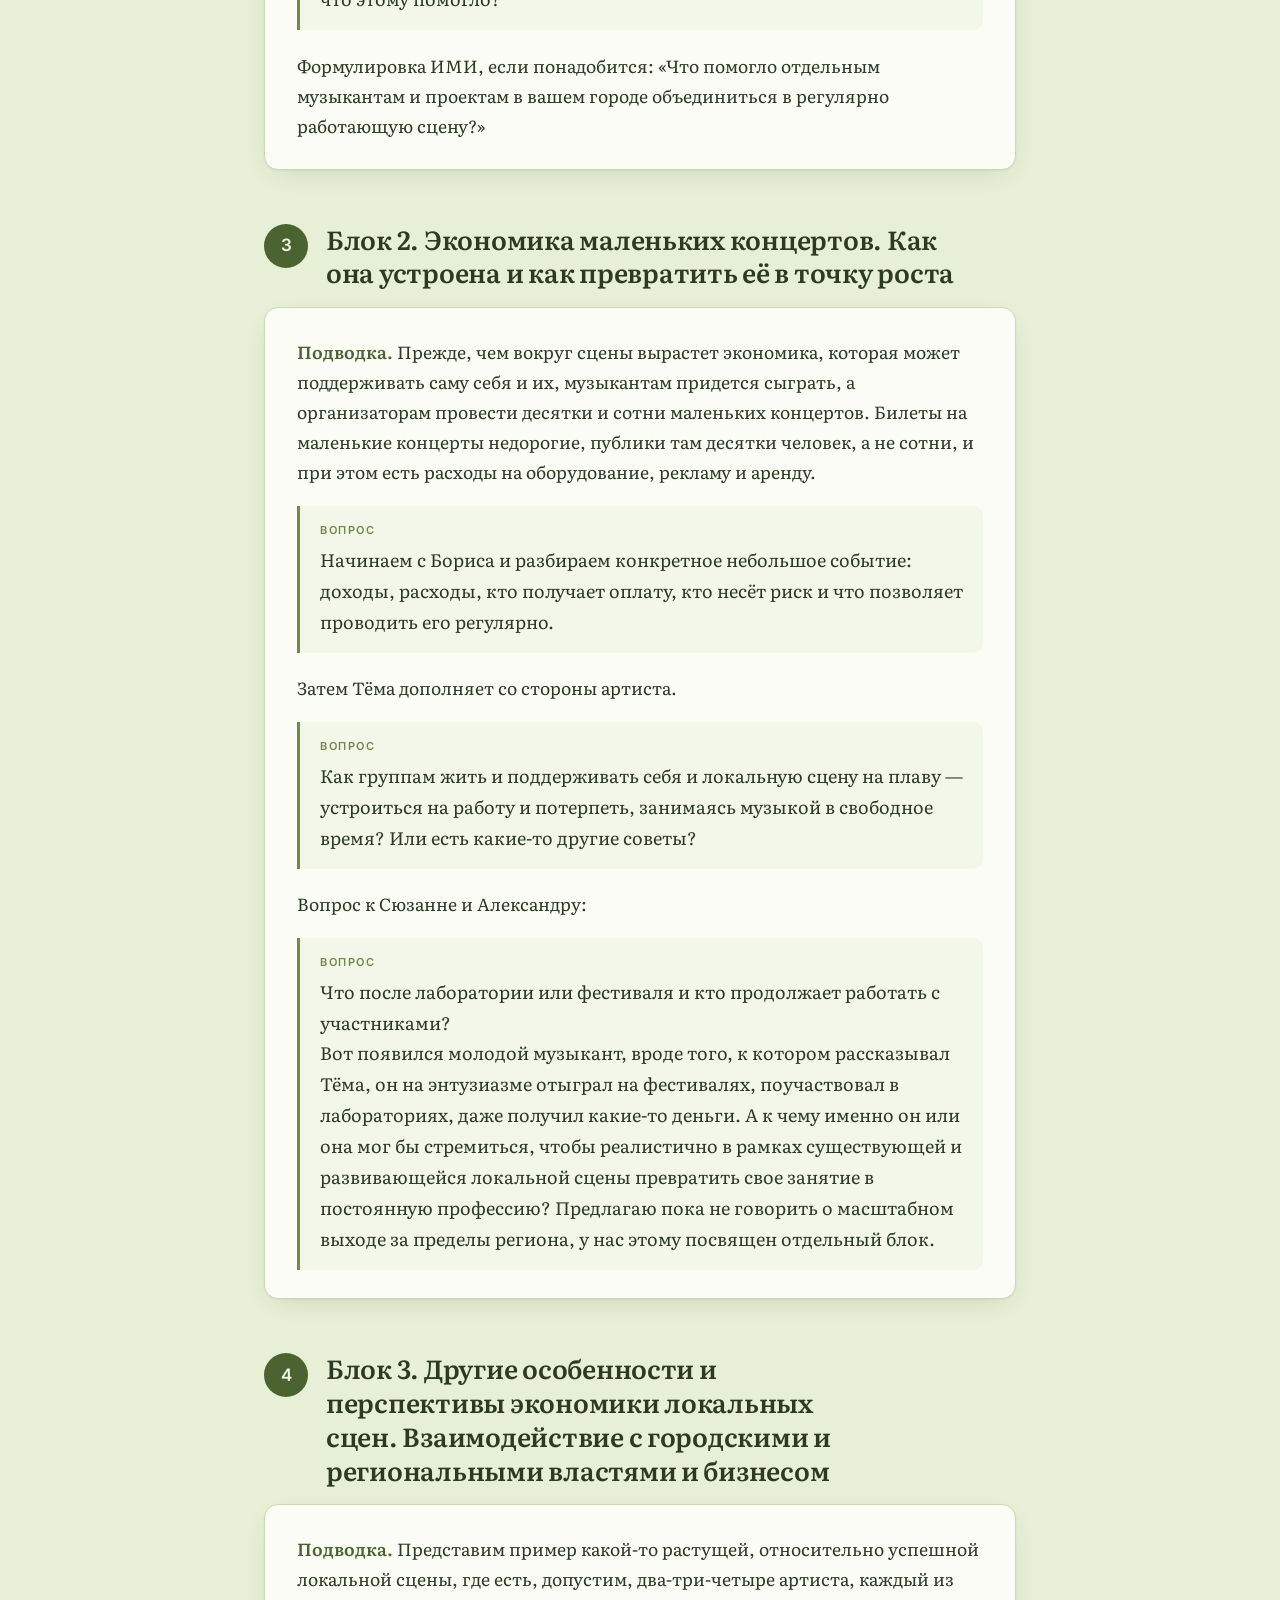
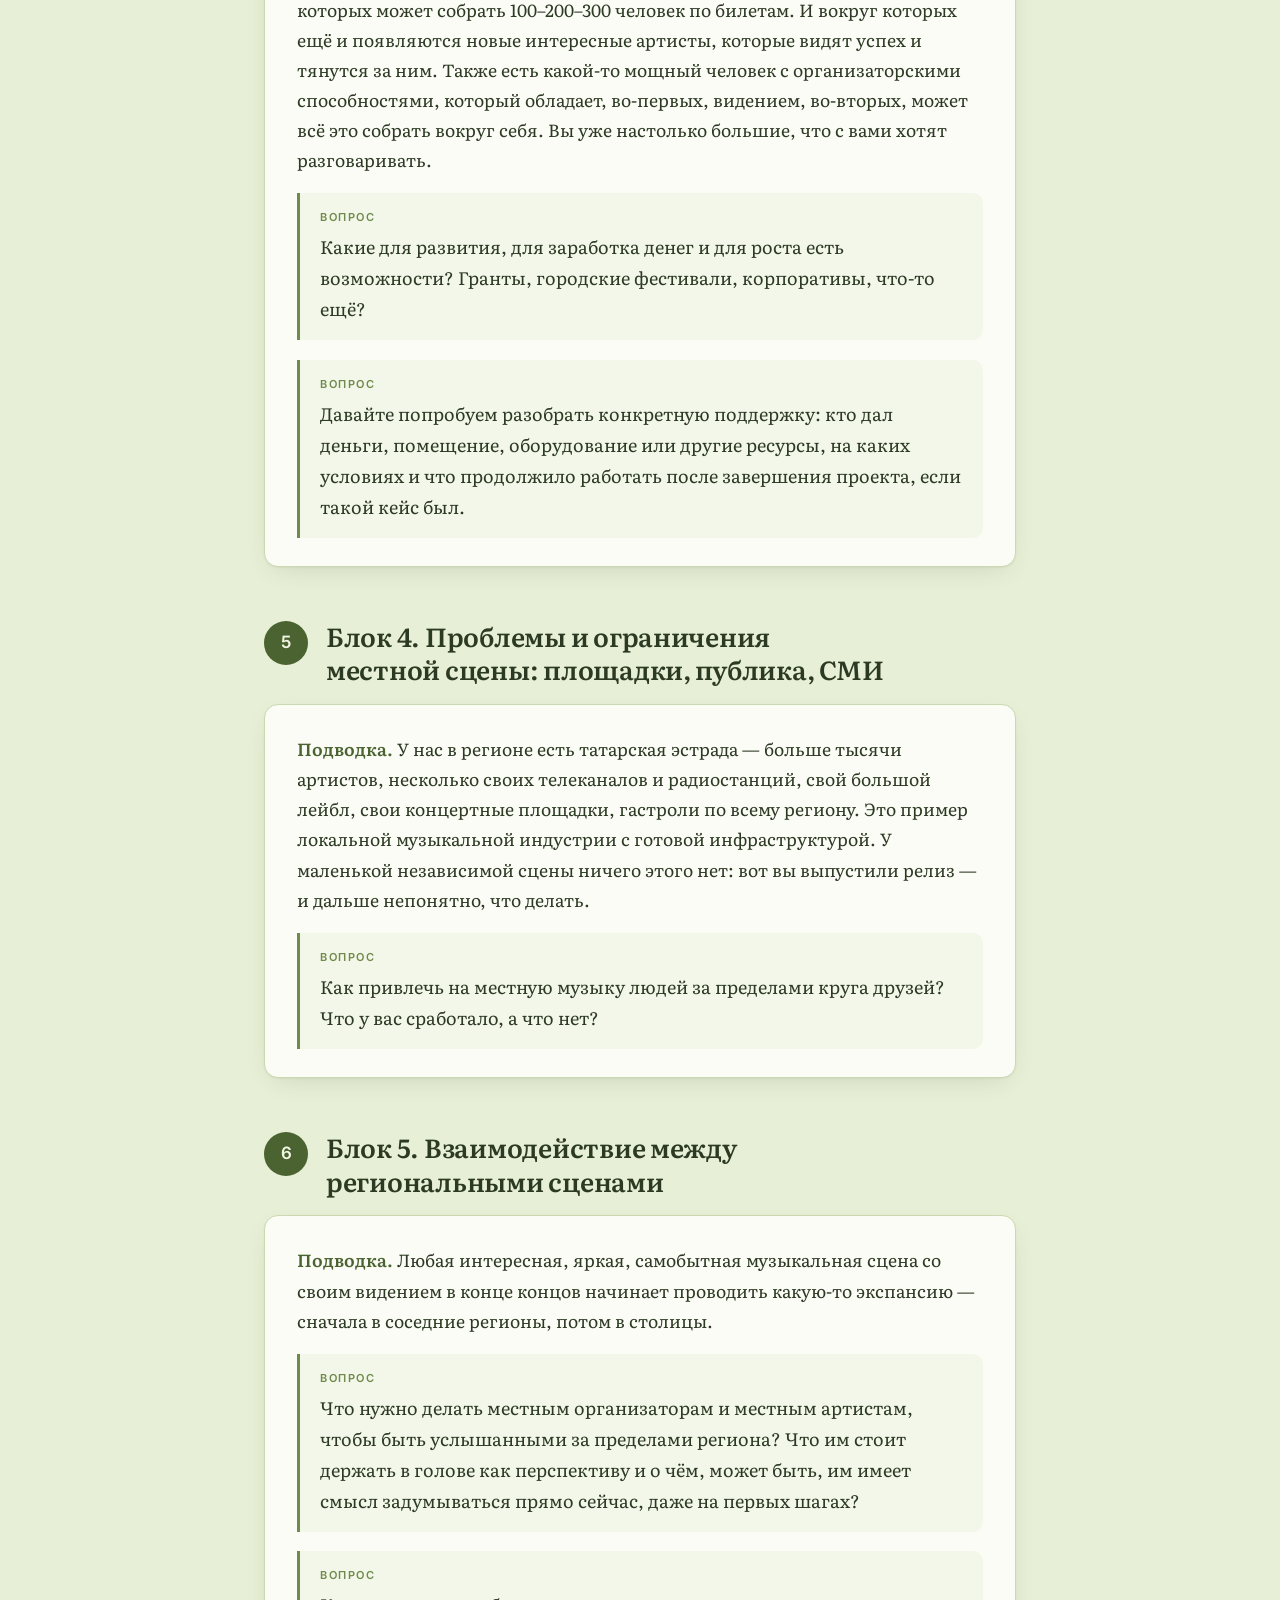
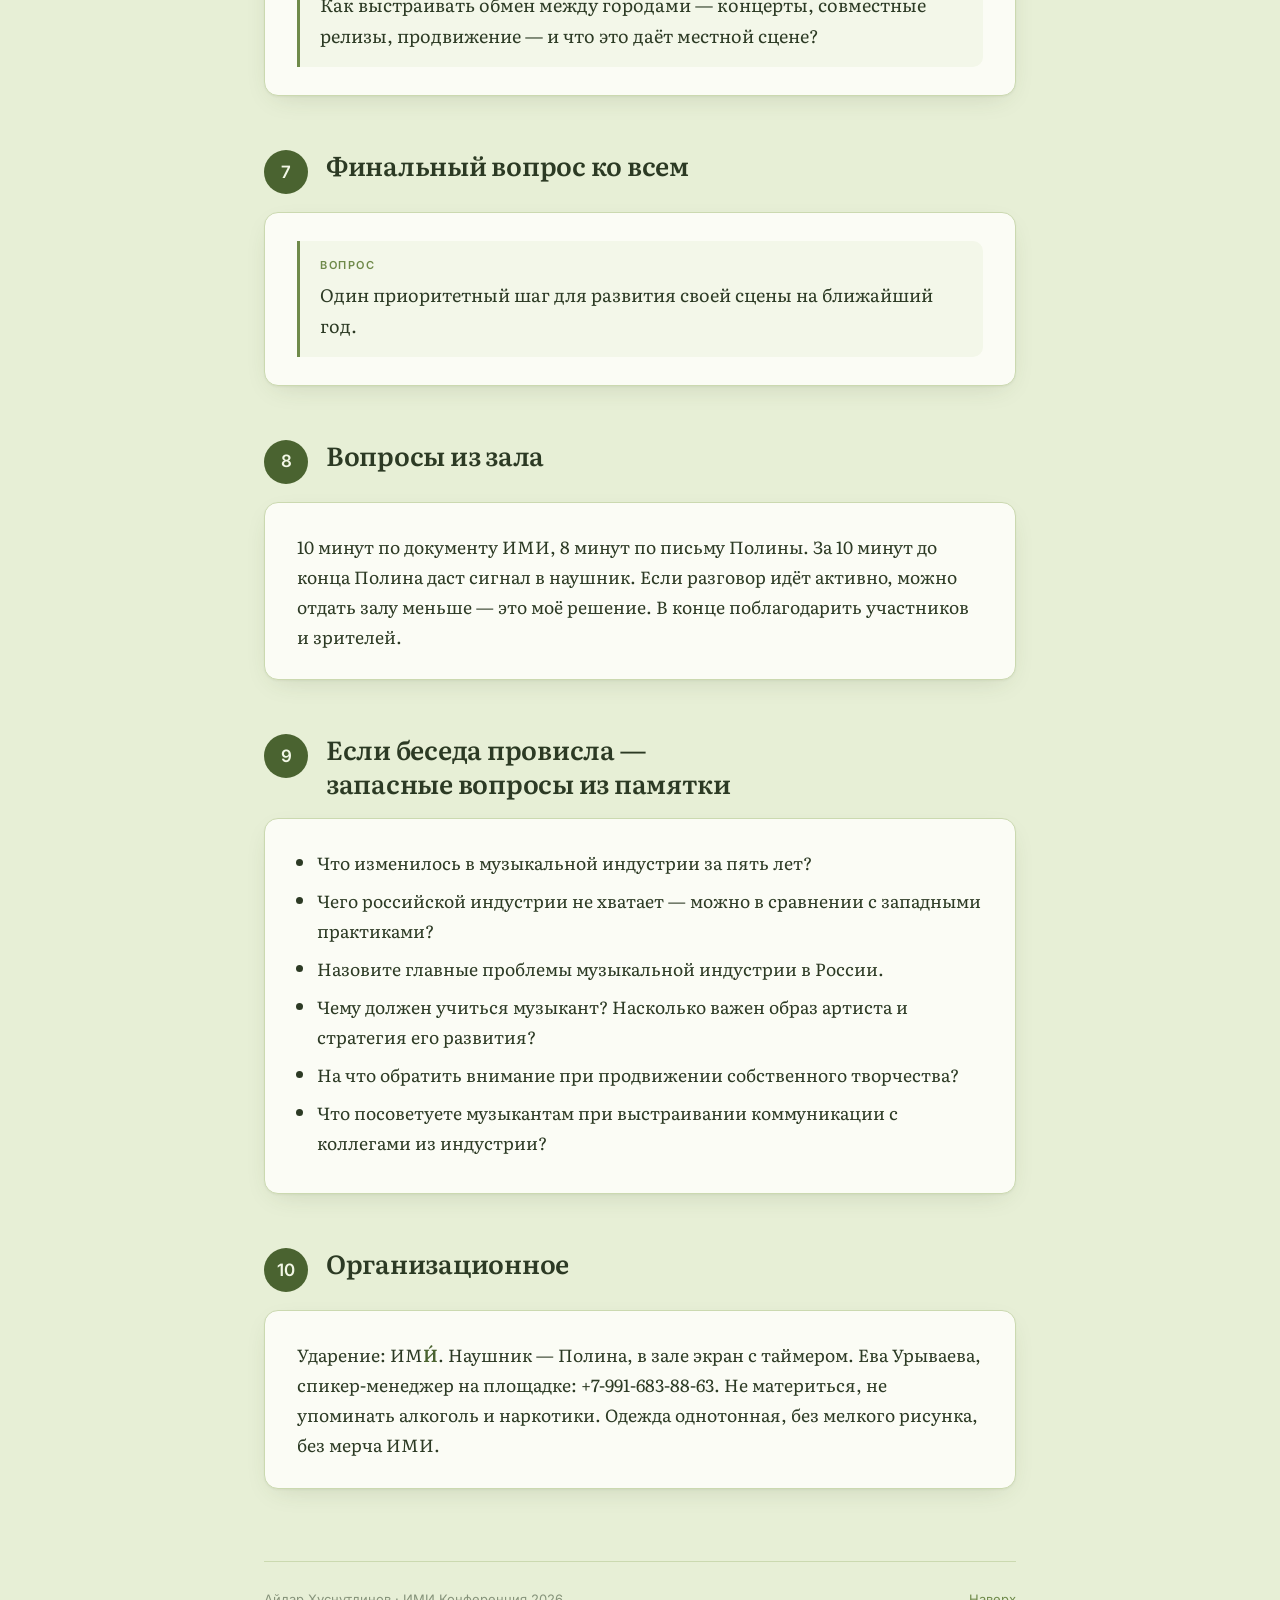
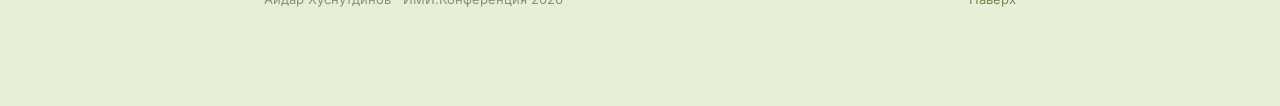
<file: pamyatka/index.html>
<!DOCTYPE html>
<html lang="ru">
<head>
<meta charset="utf-8">
<meta name="viewport" content="width=device-width, initial-scale=1">
<title>Памятка модератора — «Как развивать сцену в регионах», ИМИ.Конференция 2026</title>
<meta name="description" content="Рабочая памятка модератора дискуссии «Как развивать музыкальную сцену в регионах», ИМИ.Конференция 2026.">
<link rel="preconnect" href="https://fonts.googleapis.com">
<link rel="preconnect" href="https://fonts.gstatic.com" crossorigin>
<link href="https://fonts.googleapis.com/css2?family=Literata:ital,opsz,wght@0,7..72,400;0,7..72,600;1,7..72,400&family=Inter:wght@400;500;600;700&display=swap" rel="stylesheet">
<style>
  :root{
    --pistachio:#e7efd6; --pistachio-deep:#d8e4bf; --paper:#fbfcf5;
    --ink:#2c3a24; --ink-soft:#5b6b4e; --ink-faint:#86937a;
    --moss:#6f8a4a; --moss-deep:#4a6330; --rule:#cbd9b0;
    --add:#e9f4dc; --add-line:#7fa84e;
    --del:#fbe7e4; --del-line:#c46b5c;
    --shadow:0 1px 2px rgba(58,74,42,.05), 0 8px 28px -12px rgba(58,74,42,.22);
  }
  *{box-sizing:border-box}
  html{-webkit-text-size-adjust:100%}
  body{
    margin:0;
    background:
      radial-gradient(1100px 620px at 12% -8%, #f2f7e6 0%, rgba(242,247,230,0) 62%),
      radial-gradient(900px 560px at 92% 4%, #dfebc9 0%, rgba(223,235,201,0) 58%),
      var(--pistachio);
    background-attachment:fixed;
    color:var(--ink);
    font-family:"Literata", Georgia, "Times New Roman", serif;
    font-size:17.5px; line-height:1.72; -webkit-font-smoothing:antialiased;
  }
  .wrap{max-width:800px; margin:0 auto; padding:0 24px 96px}

  /* ---------- Шапка ---------- */
  header.hero{padding:52px 0 8px}
  h1{font-size:clamp(27px,4.6vw,40px); line-height:1.12; font-weight:600; letter-spacing:-.02em; margin:0 0 18px; text-wrap:balance}
  .lede{font-size:19px; color:var(--ink-soft); margin:0 0 26px; max-width:36em}
  .meta{display:flex; flex-wrap:wrap; gap:10px; font-family:"Inter",system-ui,sans-serif; font-size:13px; font-weight:500; padding-bottom:34px; border-bottom:1px solid var(--rule)}
  .meta span{background:var(--paper); border:1px solid var(--rule); color:var(--ink-soft); padding:6px 13px; border-radius:100px}
  .meta span b{color:var(--moss-deep); font-weight:600}

  /* ---------- Блоки ---------- */
  section.block{margin-top:52px; scroll-margin-top:70px}
  .head{display:flex; align-items:flex-start; gap:18px; margin-bottom:8px}
  .num{
    flex:none; width:44px; height:44px; margin-top:2px; display:grid; place-items:center;
    border-radius:50%; background:var(--moss-deep); color:#f2f7e6;
    font-family:"Inter",system-ui,sans-serif; font-weight:600; font-size:17px;
  }
  .head h2{margin:0; font-size:clamp(21px,3.2vw,26px); line-height:1.3; font-weight:600; letter-spacing:-.01em; text-wrap:balance}
  .body{background:var(--paper); border:1px solid var(--rule); border-radius:14px; box-shadow:var(--shadow); padding:28px 32px; margin-top:18px}
  .body > :first-child{margin-top:0}
  .body > :last-child{margin-bottom:0}
  .body p{margin:0 0 1.1em}
  .body strong{font-weight:600; color:var(--moss-deep)}
  .body ul{margin:0 0 1.1em; padding-left:1.15em}
  .body li{margin-bottom:.45em}
  .body blockquote{
    margin:0 0 1.1em; padding:15px 20px; border-left:3px solid var(--moss);
    background:#f3f7e9; border-radius:0 10px 10px 0; font-size:18px; color:var(--ink);
  }
  .body blockquote::before{
    content:"Вопрос"; display:block; font-family:"Inter",system-ui,sans-serif;
    font-size:11px; font-weight:600; letter-spacing:.14em; text-transform:uppercase;
    color:var(--moss); margin-bottom:5px;
  }

  footer{margin-top:72px; padding-top:26px; border-top:1px solid var(--rule); font-family:"Inter",system-ui,sans-serif; font-size:13px; color:var(--ink-faint); display:flex; justify-content:space-between; flex-wrap:wrap; gap:10px}
  .totop{color:var(--moss); text-decoration:none}
  .totop:hover{text-decoration:underline}

  @media (max-width:620px){
    body{font-size:16.5px}
    .wrap{padding:0 18px 64px}
    .body{padding:20px 18px; border-radius:12px}
    .num{width:36px; height:36px; font-size:15px}
    .head{gap:12px}
  }
  @media print{
    body{background:#fff}.body{box-shadow:none}
    section.block{break-inside:avoid}
  }
</style>
</head>
<body>
<div class="wrap">

<header class="hero">
  <h1>Памятка модератора — «Как развивать музыкальную сцену в регионах»</h1>
  <p class="lede">ИМИ.Конференция 2026, 11 сентября, 15:20–16:15, «Баунс».</p>
  <div class="meta">
    <span><b>55</b> минут</span>
    <span><b>5</b> блоков + финал</span>
    <span><b>4</b> спикера</span>
  </div>
</header>

<section class="block" id="s1">
  <div class="head"><div class="num">1</div><div><h2>Вступление</h2></div></div>
  <div class="body">
  <p>Добрый день! Меня зовут Айдар Хуснутдинов, я из Казани, сооснователь телеграм-канала и лейбла
  «Казанализация» и музыкант My Friend Aidar.&nbsp;</p>
<p>Тема нашей дискуссии — как развивать музыкальную сцену в регионах. Участники:</p>
<ul>
<li><strong>Борис Елатомцев</strong> — сооснователь агентства «JBC Promotion» и ивент-холла «Сигнал»
в Самаре</li>
<li><strong>Тёма Клмоу</strong> — участник дуэта «Два обреза» и основатель лейбла Shabash
Records</li>
<li><strong>Сюзанна Иванова</strong> — продюсер музыкальной лаборатории M'uzlab, фестиваля
«Музсходка»</li>
<li><strong>Александр Алькаев</strong> — основатель студии-лейбла HI-REAL в Саратове</li></ul></div>
</section>
<section class="block" id="s2">
  <div class="head">
  <div class="num">2</div>
  <div>
  <h2>Блок 1. Что такое музыкальная сцена. Чем она отличается от просто совокупности
  музыкантов</h2></div></div>
  <div class="body">
  <p><strong>Подводка.</strong> Музыкальная сцена — это не просто набор артистов, которые физически
  находятся в одном регионе. Они все так или иначе связаны между собой. Сцена состоит из кластеров,
  группировок артистов, которые не только похожи стилистически и играют вместе, но и дружат, общаются,
  устраивают общие концерты. Между кластерами тоже есть горизонтальные связи. Благодаря этому сцена
  втягивает в себя сначала ближний, а потом и дальний круг, и вокруг неё появляется какая-то
  экономика.</p>
<p><strong>Пример на минуту.</strong> В Казани в двухтысячные объединение «как?так» давало концерты
просто в бане, потом перебралось в маленькие кафе, потом в клубы побольше — и из этого вырос клуб
«Соль», который знают по всей России. Тёма недавно выступал с «Двумя обрезами» на большом фестивале,
который организовала «Соль», и там же играл дружеский проект Размаха.</p>
<blockquote>Есть ли у вас живые и, желательно, с цифрами примеры того, как отдельные музыканты
объединились в живую и активную сцену — и что этому помогло?</blockquote>
<p>Формулировка ИМИ, если понадобится: «Что помогло отдельным музыкантам и проектам в вашем городе
объединиться в регулярно работающую сцену?»</p></div>
</section>
<section class="block" id="s3">
  <div class="head">
  <div class="num">3</div>
  <div>
  <h2>Блок 2. Экономика маленьких концертов. Как она устроена и как превратить её в точку
  роста</h2></div></div>
  <div class="body">
  <p><strong>Подводка.</strong> Прежде, чем вокруг сцены вырастет экономика, которая может поддерживать саму себя и их, музыкантам придется сыграть, а организаторам провести десятки и сотни маленьких концертов. Билеты на маленькие концерты недорогие, публики там
  десятки человек, а не сотни, и при этом есть расходы на оборудование, рекламу и аренду.</p>
<blockquote>Начинаем с Бориса и разбираем конкретное небольшое событие: доходы, расходы,
кто получает оплату, кто несёт риск и что позволяет проводить его регулярно.</blockquote>
<p>Затем Тёма дополняет со стороны артиста.</p>
<blockquote>Как группам жить и поддерживать себя и локальную сцену на плаву — устроиться на работу и
потерпеть, занимаясь музыкой в свободное время? Или есть какие-то другие советы?</blockquote>
<p>Вопрос к Сюзанне и Александру:</p>
<blockquote>Что после лаборатории или фестиваля и кто продолжает работать с участниками?<br>Вот появился молодой музыкант, вроде того, к котором рассказывал Тёма, он на энтузиазме отыграл на фестивалях, поучаствовал в лабораториях, даже получил какие-то деньги. А к чему именно он или она мог бы стремиться, чтобы реалистично в рамках существующей и развивающейся локальной сцены превратить свое занятие в постоянную профессию? Предлагаю пока не говорить о масштабном выходе за пределы региона, у нас этому посвящен отдельный блок.</blockquote></div>
</section>
<section class="block" id="s4">
  <div class="head">
  <div class="num">4</div>
  <div>
  <h2>Блок 3. Другие особенности и перспективы экономики локальных сцен. Взаимодействие с городскими и
  региональными властями и бизнесом</h2></div></div>
  <div class="body">
  <p><strong>Подводка.</strong> Представим пример какой-то растущей, относительно успешной локальной
  сцены, где есть, допустим, два-три-четыре артиста, каждый из которых может собрать 100–200–300
  человек по билетам. И вокруг которых ещё и появляются новые интересные артисты, которые видят успех
  и тянутся за ним. Также есть какой-то мощный человек с организаторскими способностями, который
  обладает, во-первых, видением, во-вторых, может всё это собрать вокруг себя. Вы уже настолько
  большие, что с вами хотят разговаривать.</p>
<blockquote>Какие для развития, для заработка денег и для роста есть возможности? Гранты, городские
фестивали, корпоративы, что-то ещё?</blockquote>
<blockquote>Давайте попробуем разобрать конкретную поддержку: кто дал деньги, помещение,
оборудование или другие ресурсы, на каких условиях и что продолжило работать после завершения
проекта, если такой кейс был.</blockquote></div>
</section>
<section class="block" id="s5">
  <div class="head">
  <div class="num">5</div>
  <div>
  <h2>Блок 4. Проблемы и ограничения местной сцены: площадки, публика, СМИ</h2></div></div>
  <div class="body">
  <p><strong>Подводка.</strong> У нас в регионе есть татарская эстрада — больше тысячи артистов,
  несколько своих телеканалов и радиостанций, свой большой лейбл, свои концертные площадки, гастроли
  по всему региону. Это пример локальной музыкальной индустрии с готовой инфраструктурой. У маленькой
  независимой сцены ничего этого нет: вот вы выпустили релиз — и дальше непонятно, что делать.</p>
<blockquote>Как привлечь на местную музыку людей за пределами круга друзей? Что у вас сработало, а
что нет?</blockquote></div>
</section>
<section class="block" id="s6">
  <div class="head">
  <div class="num">6</div>
  <div>
  <h2>Блок 5. Взаимодействие между региональными сценами</h2></div></div>
  <div class="body">
  <p><strong>Подводка.</strong> Любая интересная, яркая, самобытная музыкальная сцена со своим
  видением в конце концов начинает проводить какую-то экспансию — сначала в соседние регионы, потом в
  столицы.</p>
<blockquote>Что нужно делать местным организаторам и местным артистам, чтобы быть услышанными за пределами региона? Что им стоит держать в голове как перспективу и о чём, может
быть, им имеет смысл задумываться прямо сейчас, даже на первых шагах?</blockquote>
<blockquote>Как выстраивать обмен между городами — концерты, совместные релизы, продвижение — и что
это даёт местной сцене?</blockquote></div>
</section>
<section class="block" id="s7">
  <div class="head"><div class="num">7</div><div><h2>Финальный вопрос ко всем</h2></div></div>
  <div class="body"><blockquote>Один приоритетный шаг для развития своей сцены на ближайший
  год.</blockquote></div>
</section>
<section class="block" id="s8">
  <div class="head"><div class="num">8</div><div><h2>Вопросы из зала</h2></div></div>
  <div class="body">
  <p>10 минут по документу ИМИ, 8 минут по письму Полины. За 10 минут до конца Полина даст сигнал в
  наушник. Если разговор идёт активно, можно отдать залу меньше — это моё решение. В конце
  поблагодарить участников и зрителей.</p></div>
</section>
<section class="block" id="s9">
  <div class="head">
  <div class="num">9</div>
  <div>
  <h2>Если беседа провисла — запасные вопросы из памятки</h2></div></div>
  <div class="body">
  <ul>
  <li>Что изменилось в музыкальной индустрии за пять лет?</li>
  <li>Чего российской индустрии не хватает — можно в сравнении с западными практиками?</li>
  <li>Назовите главные проблемы музыкальной индустрии в России.</li>
  <li>Чему должен учиться музыкант? Насколько важен образ артиста и стратегия его развития?</li>
  <li>На что обратить внимание при продвижении собственного творчества?</li>
  <li>Что посоветуете музыкантам при выстраивании коммуникации с коллегами из
  индустрии?</li></ul></div>
</section>
<section class="block" id="s10">
  <div class="head"><div class="num">10</div><div><h2>Организационное</h2></div></div>
  <div class="body">
  <p>Ударение: ИМ<strong>И́</strong>. Наушник — Полина, в зале экран с таймером. Ева Урываева,
  спикер-менеджер на площадке: +7-991-683-88-63. Не материться, не упоминать алкоголь и наркотики.
  Одежда однотонная, без мелкого рисунка, без мерча ИМИ.</p></div>
</section>
<footer>
  <span>Айдар Хуснутдинов · ИМИ.Конференция 2026</span>
  <a class="totop" href="#">Наверх</a>
</footer>
</div>
</body>
</html>
</file>
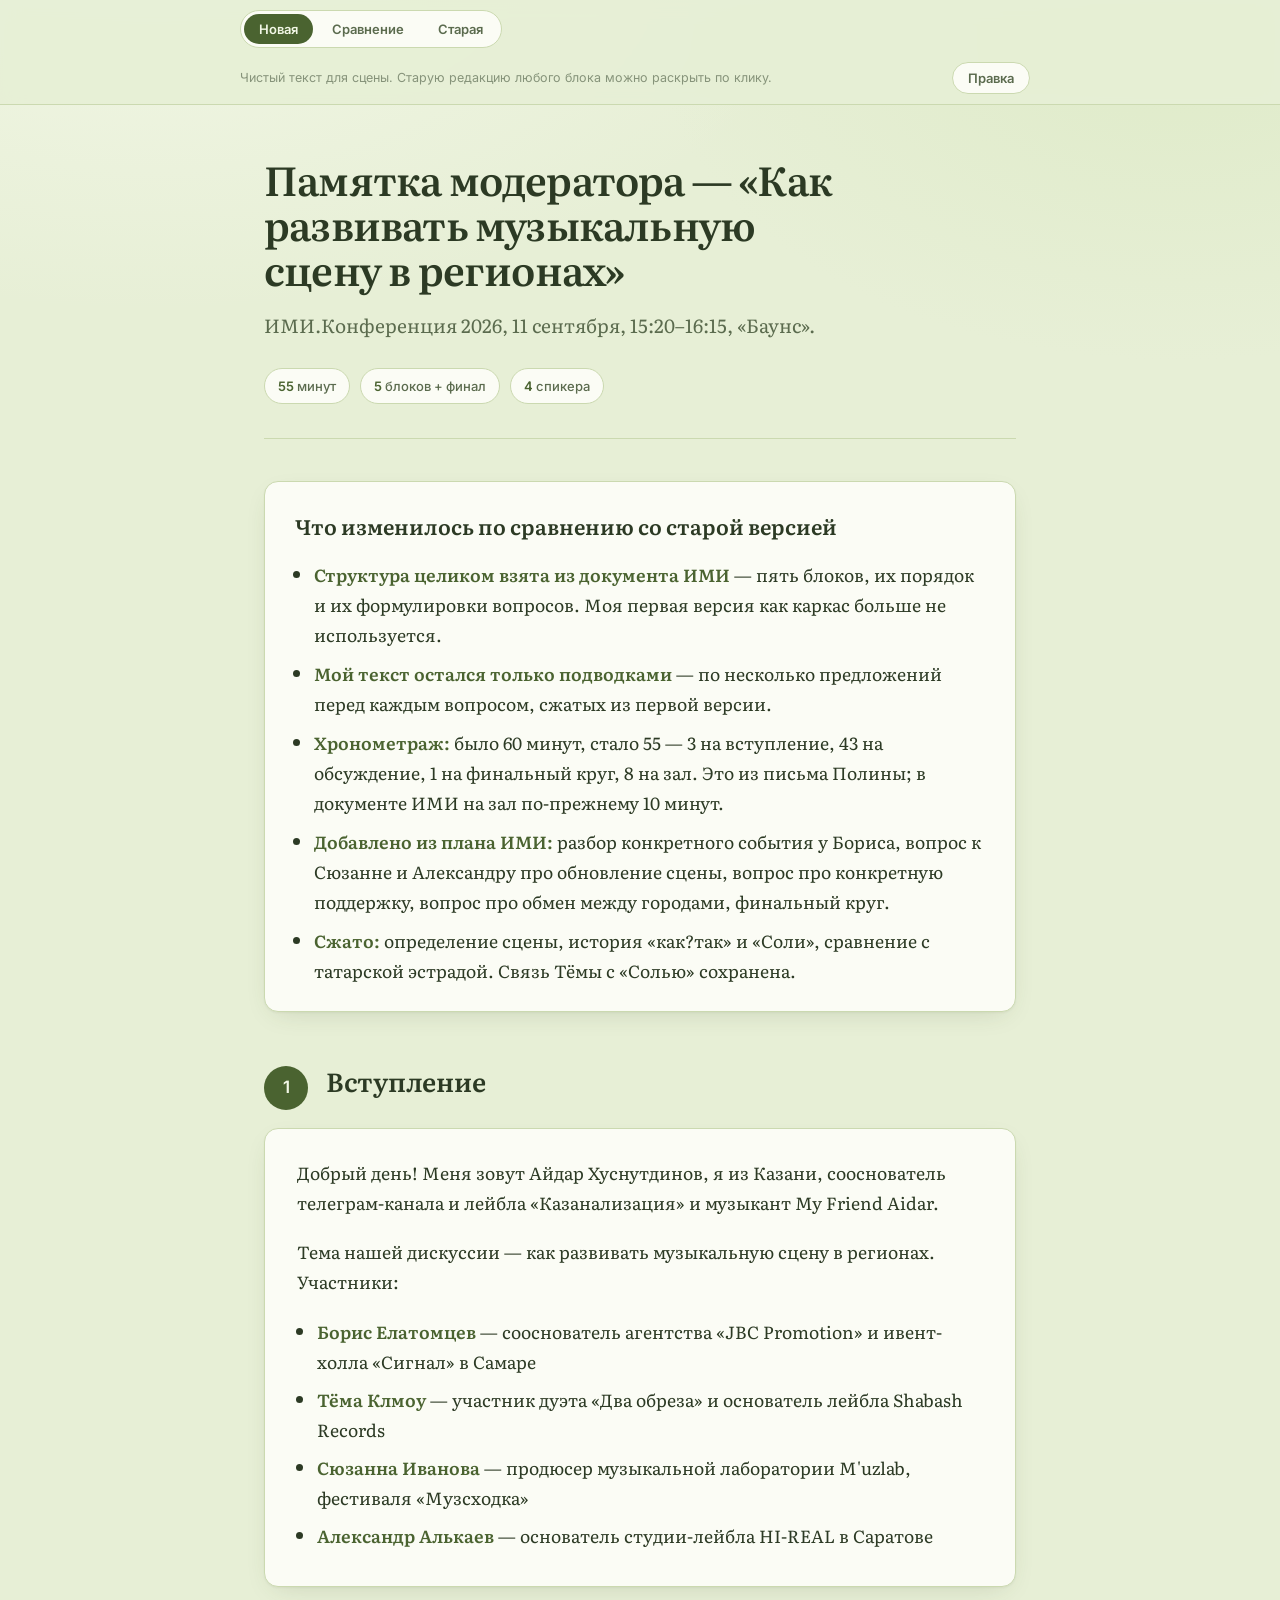
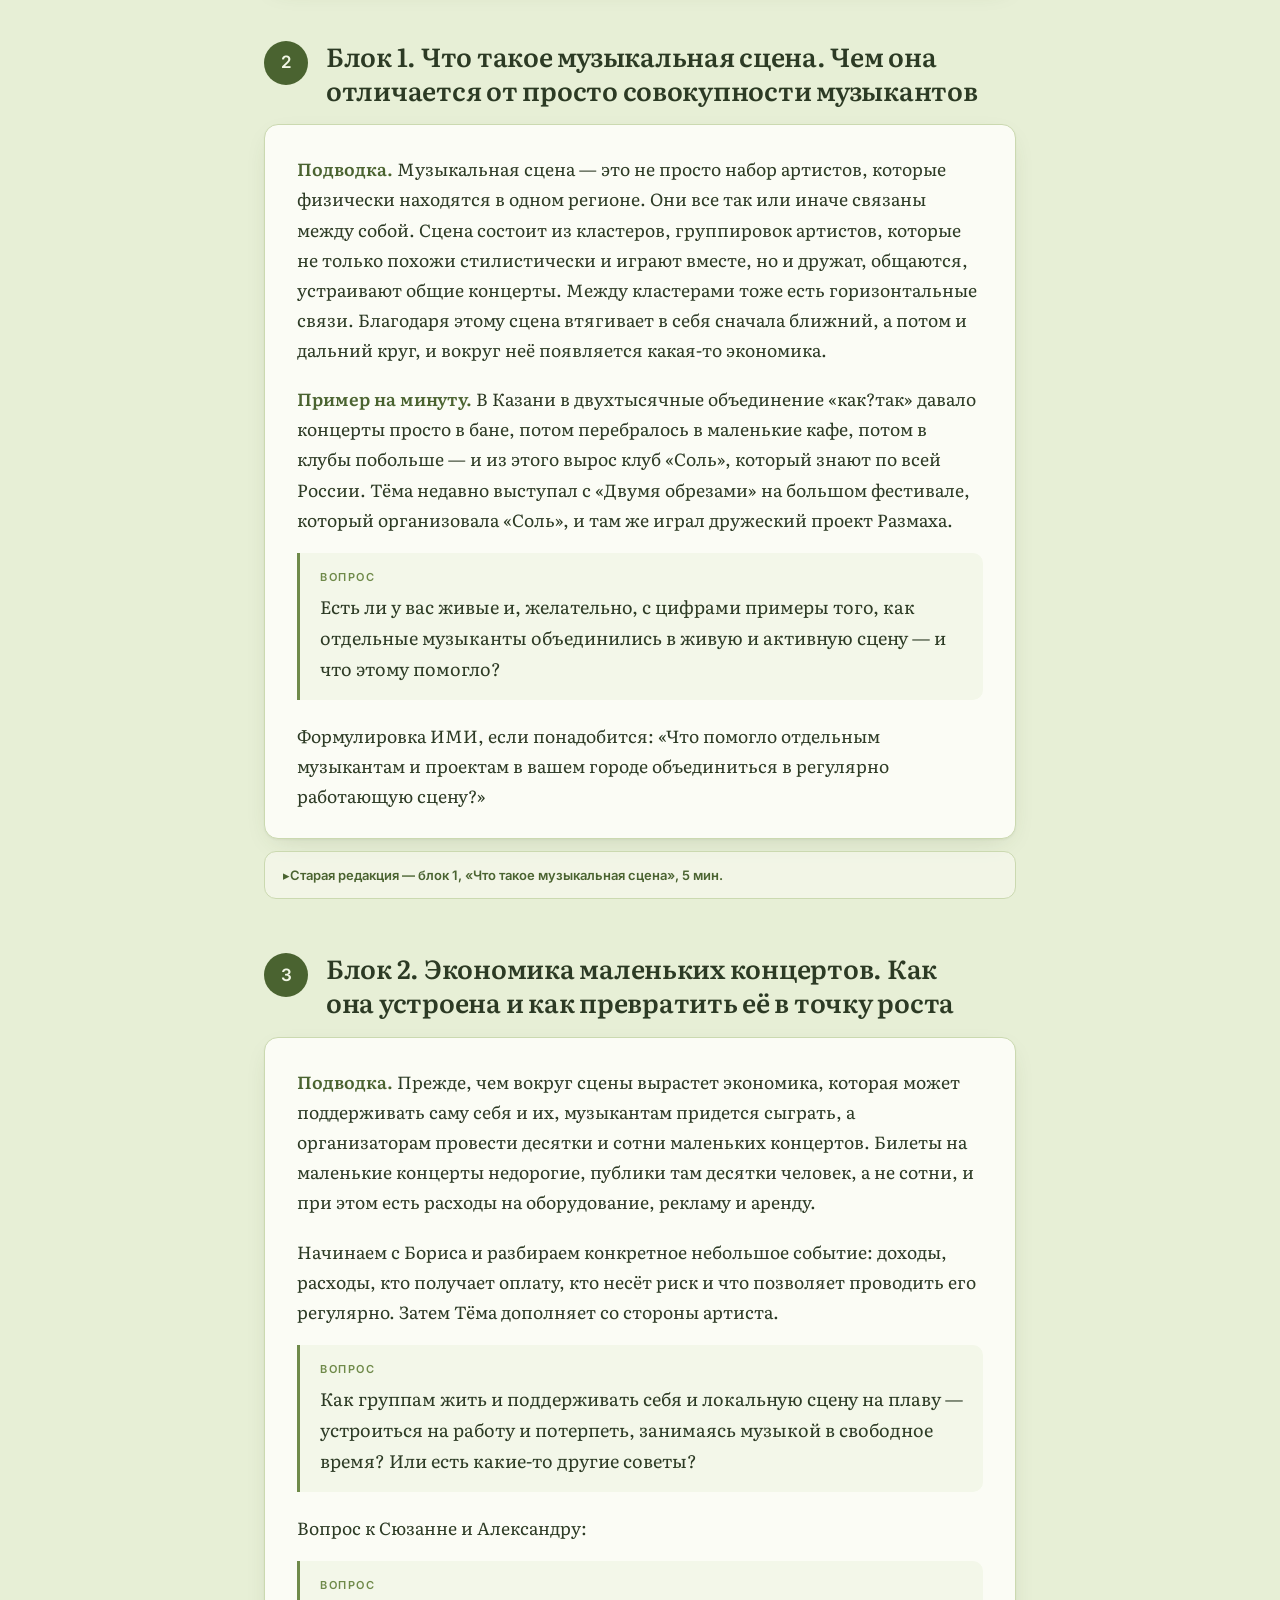
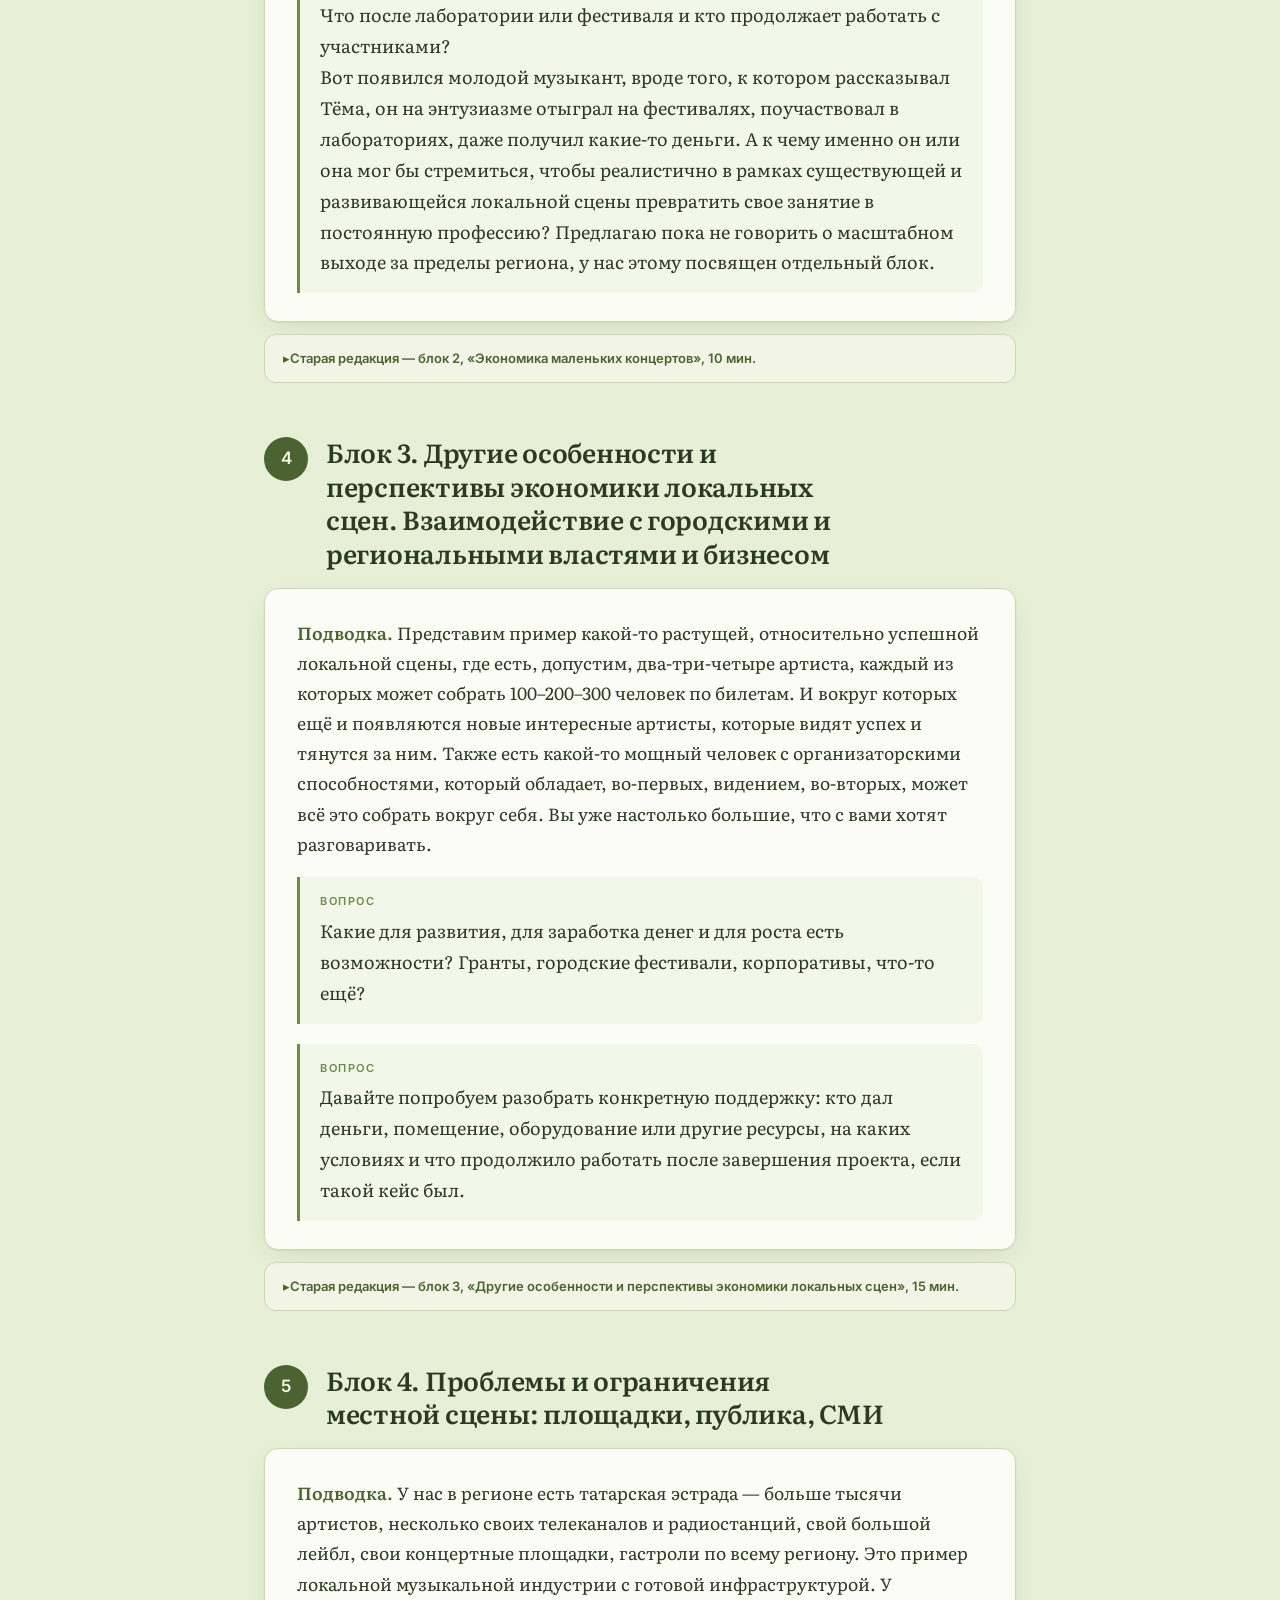
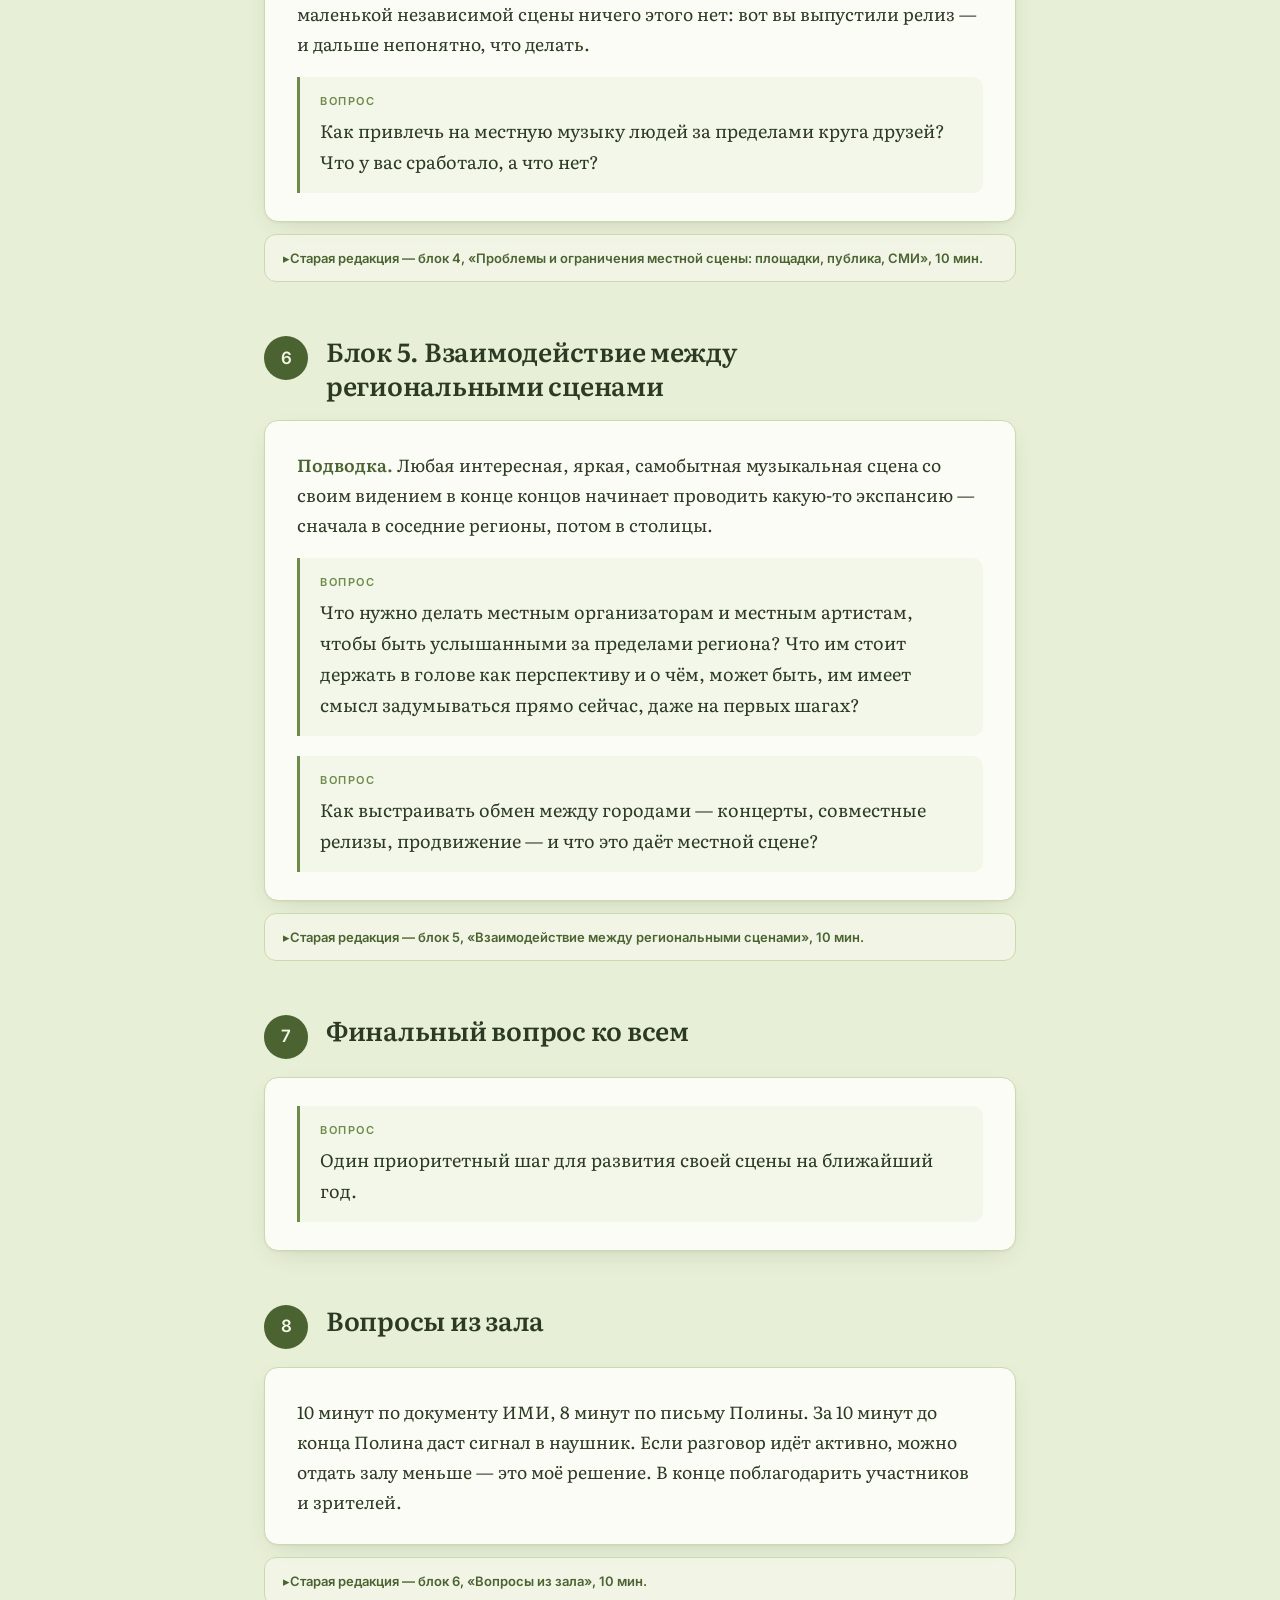
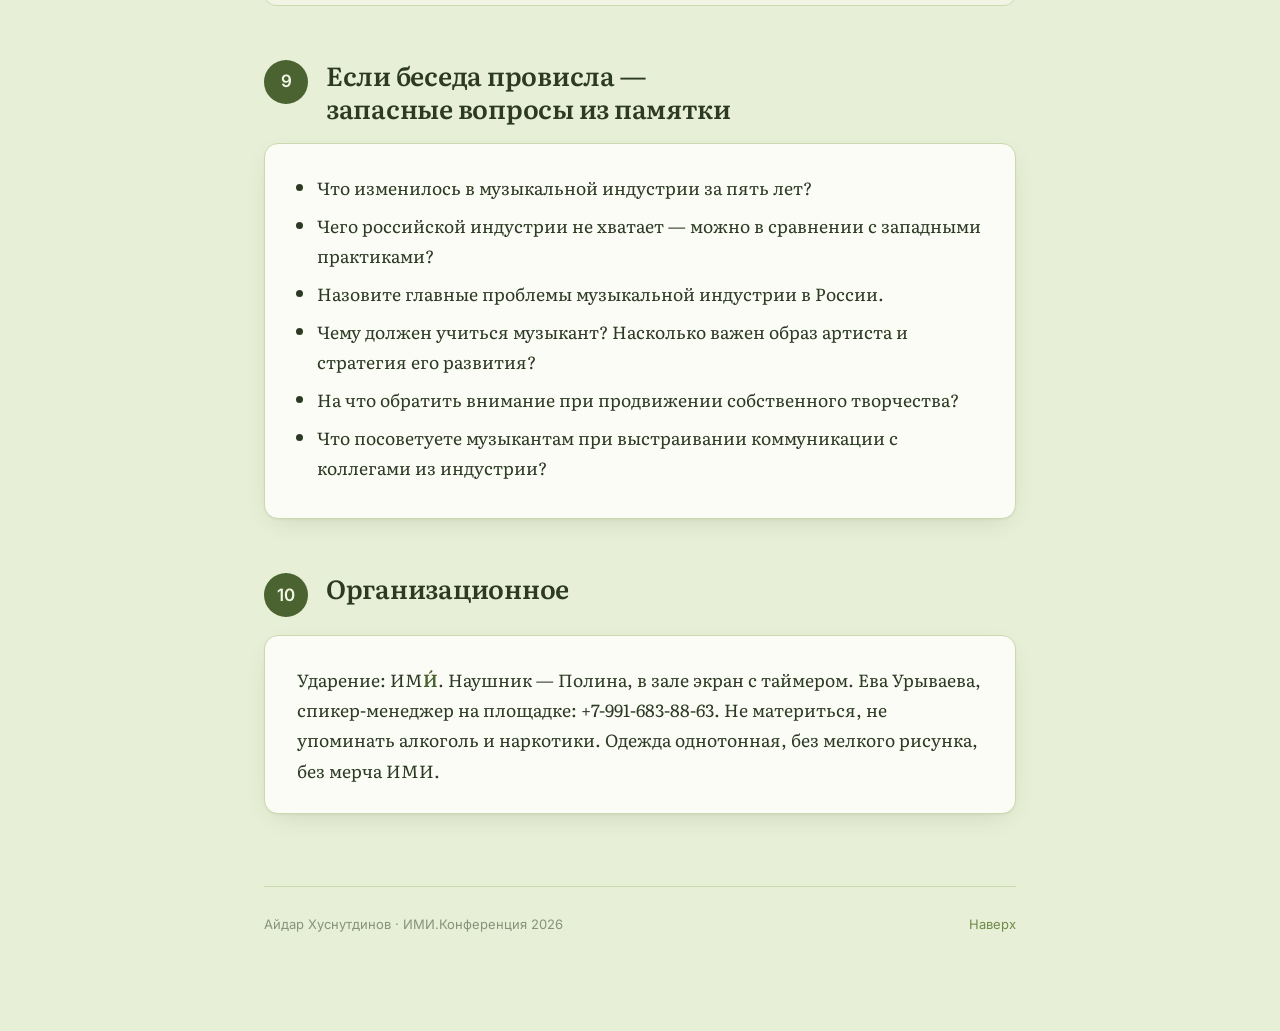
<file: artifact.html>
<title>Памятка модератора — «Как развивать сцену в регионах», ИМИ.Конференция 2026</title>
<link rel="preconnect" href="https://fonts.googleapis.com">
<link rel="preconnect" href="https://fonts.gstatic.com" crossorigin="">
<link href="https://fonts.googleapis.com/css2?family=Literata:ital,opsz,wght@0,7..72,400;0,7..72,600;1,7..72,400&amp;family=Inter:wght@400;500;600;700&amp;display=swap" rel="stylesheet">
<style>
  :root{
    --pistachio:#e7efd6; --pistachio-deep:#d8e4bf; --paper:#fbfcf5;
    --ink:#2c3a24; --ink-soft:#5b6b4e; --ink-faint:#86937a;
    --moss:#6f8a4a; --moss-deep:#4a6330; --rule:#cbd9b0;
    --add:#e9f4dc; --add-line:#7fa84e;
    --del:#fbe7e4; --del-line:#c46b5c;
    --shadow:0 1px 2px rgba(58,74,42,.05), 0 8px 28px -12px rgba(58,74,42,.22);
  }
  *{box-sizing:border-box}
  html{-webkit-text-size-adjust:100%}
  body{
    margin:0;
    background:
      radial-gradient(1100px 620px at 12% -8%, #f2f7e6 0%, rgba(242,247,230,0) 62%),
      radial-gradient(900px 560px at 92% 4%, #dfebc9 0%, rgba(223,235,201,0) 58%),
      var(--pistachio);
    background-attachment:fixed;
    color:var(--ink);
    font-family:"Literata", Georgia, "Times New Roman", serif;
    font-size:17.5px; line-height:1.72; -webkit-font-smoothing:antialiased;
  }
  .wrap{max-width:800px; margin:0 auto; padding:0 24px 96px}

  /* ---------- Переключатель режимов ---------- */
  .bar{
    position:sticky; top:0; z-index:20;
    background:rgba(231,239,214,.92);
    backdrop-filter:saturate(1.4) blur(10px);
    border-bottom:1px solid var(--rule);
    margin:0; padding:10px 24px;
  }
  .bar-in{max-width:800px; margin:0 auto; display:flex; align-items:center; gap:14px; flex-wrap:wrap}
  .modes{display:flex; gap:4px; background:var(--paper); border:1px solid var(--rule); border-radius:100px; padding:3px}
  .modes button{
    font-family:"Inter", system-ui, sans-serif; font-size:13px; font-weight:600;
    border:0; background:none; color:var(--ink-soft); cursor:pointer;
    padding:7px 15px; border-radius:100px; transition:background .15s, color .15s;
  }
  .modes button:hover{color:var(--moss-deep)}
  .modes button[aria-pressed="true"]{background:var(--moss-deep); color:#f2f7e6}
  .hint{font-family:"Inter", system-ui, sans-serif; font-size:12.5px; color:var(--ink-faint)}

  /* ---------- Шапка ---------- */
  header.hero{padding:52px 0 8px}
  h1{font-size:clamp(27px,4.6vw,40px); line-height:1.12; font-weight:600; letter-spacing:-.02em; margin:0 0 18px; text-wrap:balance}
  .lede{font-size:19px; color:var(--ink-soft); margin:0 0 26px; max-width:36em}
  .meta{display:flex; flex-wrap:wrap; gap:10px; font-family:"Inter",system-ui,sans-serif; font-size:13px; font-weight:500; padding-bottom:34px; border-bottom:1px solid var(--rule)}
  .meta span{background:var(--paper); border:1px solid var(--rule); color:var(--ink-soft); padding:6px 13px; border-radius:100px}
  .meta span b{color:var(--moss-deep); font-weight:600}

  /* ---------- Сводка изменений ---------- */
  .summary{
    margin-top:34px; background:var(--paper); border:1px solid var(--rule);
    border-radius:14px; box-shadow:var(--shadow); padding:26px 30px;
  }
  .summary h2{margin:0 0 14px; font-size:21px; font-weight:600}
  .summary ul{margin:0; padding-left:1.1em}
  .summary li{margin-bottom:.5em}
  .summary li:last-child{margin-bottom:0}
  .summary li b{color:var(--moss-deep); font-weight:600}

  /* ---------- Блоки ---------- */
  section.block{margin-top:52px; scroll-margin-top:70px}
  .head{display:flex; align-items:flex-start; gap:18px; margin-bottom:8px}
  .num{
    flex:none; width:44px; height:44px; margin-top:2px; display:grid; place-items:center;
    border-radius:50%; background:var(--moss-deep); color:#f2f7e6;
    font-family:"Inter",system-ui,sans-serif; font-weight:600; font-size:17px;
  }
  .head h2{margin:0; font-size:clamp(21px,3.2vw,26px); line-height:1.3; font-weight:600; letter-spacing:-.01em; text-wrap:balance}
  .time{
    display:inline-block; margin-top:9px; font-family:"Inter",system-ui,sans-serif;
    font-size:12px; font-weight:600; letter-spacing:.06em; text-transform:uppercase;
    color:var(--moss-deep); background:var(--pistachio-deep); padding:4px 11px; border-radius:100px;
  }
  .body{background:var(--paper); border:1px solid var(--rule); border-radius:14px; box-shadow:var(--shadow); padding:28px 32px; margin-top:18px}
  .body > :first-child{margin-top:0}
  .body > :last-child{margin-bottom:0}
  .body p{margin:0 0 1.1em}
  .body strong{font-weight:600; color:var(--moss-deep)}
  .body ul{margin:0 0 1.1em; padding-left:1.15em}
  .body li{margin-bottom:.45em}
  .body blockquote{
    margin:0 0 1.1em; padding:15px 20px; border-left:3px solid var(--moss);
    background:#f3f7e9; border-radius:0 10px 10px 0; font-size:18px; color:var(--ink);
  }
  .body blockquote::before{
    content:"Вопрос"; display:block; font-family:"Inter",system-ui,sans-serif;
    font-size:11px; font-weight:600; letter-spacing:.14em; text-transform:uppercase;
    color:var(--moss); margin-bottom:5px;
  }

  /* ---------- Плашка «что изменилось» ---------- */
  .changed{
    margin-top:14px; padding:15px 20px; border-radius:12px;
    background:var(--add); border:1px solid var(--add-line);
    font-family:"Inter",system-ui,sans-serif; font-size:14px; line-height:1.6; color:var(--ink-soft);
  }
  .changed b{color:var(--moss-deep)}

  /* ---------- Старая редакция ---------- */
  details.old{margin-top:12px; border:1px solid var(--rule); border-radius:12px; background:rgba(251,252,245,.55)}
  details.old summary{
    cursor:pointer; padding:12px 18px; list-style:none;
    font-family:"Inter",system-ui,sans-serif; font-size:13px; font-weight:600; color:var(--moss-deep);
  }
  details.old summary::-webkit-details-marker{display:none}
  details.old summary::before{content:"▸ "; display:inline-block; transition:transform .15s}
  details.old[open] summary::before{content:"▾ "}
  details.old summary:hover{color:var(--ink)}
  .oldbody{padding:0 22px 20px; font-size:16px; color:var(--ink-soft); border-top:1px solid var(--rule); margin-top:2px; padding-top:16px}
  .oldbody p{margin:0 0 1em}
  .oldbody p:last-child{margin-bottom:0}
  .oldbody del{background:var(--del); border-bottom:2px solid var(--del-line); text-decoration:line-through; text-decoration-color:var(--del-line)}
  .old.none{
    margin-top:12px; padding:11px 18px; border:1px dashed var(--rule); border-radius:12px;
    font-family:"Inter",system-ui,sans-serif; font-size:13px; color:var(--ink-faint);
  }

  /* ---------- Режимы ---------- */
  body[data-mode="new"] .changed,
  body[data-mode="new"] .old.none{display:none}
  body[data-mode="old"] #newside{display:none}
  body[data-mode="new"] #oldside,
  body[data-mode="diff"] #oldside{display:none}
  #oldside .lead{
    margin-top:34px; padding:15px 20px; border-radius:12px; background:var(--del);
    border:1px solid var(--del-line); font-family:"Inter",system-ui,sans-serif; font-size:14px; color:var(--ink-soft);
  }

  .legend{display:flex; gap:16px; flex-wrap:wrap; margin-top:16px; font-family:"Inter",system-ui,sans-serif; font-size:12.5px; color:var(--ink-faint)}
  .legend i{font-style:normal; display:inline-block; width:11px; height:11px; border-radius:3px; margin-right:6px; vertical-align:-1px}
  body[data-mode="new"] .legend{display:none}

  footer{margin-top:72px; padding-top:26px; border-top:1px solid var(--rule); font-family:"Inter",system-ui,sans-serif; font-size:13px; color:var(--ink-faint); display:flex; justify-content:space-between; flex-wrap:wrap; gap:10px}
  .totop{color:var(--moss); text-decoration:none}
  .totop:hover{text-decoration:underline}

  @media (max-width:620px){
    body{font-size:16.5px}
    .wrap{padding:0 18px 64px}
    .bar{padding:9px 18px}
    .body{padding:20px 18px; border-radius:12px}
    .summary{padding:20px 18px}
    .num{width:36px; height:36px; font-size:15px}
    .head{gap:12px}
    .oldbody{padding-left:16px; padding-right:16px}
  }
  @media print{
    body{background:#fff}
    .bar{display:none} .body{box-shadow:none}
    section.block{break-inside:avoid}
    details.old{display:none}
  }

  /* ---------- Правка прямо на странице ---------- */
  .edit{display:flex; align-items:center; gap:10px; margin-left:auto}
  .editbtn, .savebtn{
    font-family:"Inter", system-ui, sans-serif; font-size:13px; font-weight:600;
    cursor:pointer; padding:7px 15px; border-radius:100px;
    transition:background .15s, color .15s, border-color .15s;
  }
  .editbtn{border:1px solid var(--rule); background:var(--paper); color:var(--ink-soft)}
  .editbtn:hover{color:var(--moss-deep); border-color:var(--moss)}
  .editbtn[aria-pressed="true"]{background:var(--moss-deep); color:#f2f7e6; border-color:var(--moss-deep)}
  .savebtn{border:1px solid var(--add-line); background:var(--add); color:var(--moss-deep)}
  .savebtn:hover{background:var(--pistachio-deep)}
  .savebtn:disabled{opacity:.5; cursor:default}
  .editstate{font-family:"Inter", system-ui, sans-serif; font-size:12.5px; color:var(--ink-faint)}
  .editbtn:focus-visible, .savebtn:focus-visible{outline:2px solid var(--moss-deep); outline-offset:2px}
  body.editing [contenteditable]{outline:1px dashed var(--rule); outline-offset:5px; border-radius:3px}
  body.editing [contenteditable]:focus{outline:2px solid var(--moss); background:var(--paper)}
  @media (max-width:620px){
    .edit{margin-left:0}
  }
</style>
<div class="bar">
  <div class="bar-in">
    <div class="modes" role="group" aria-label="Режим просмотра">
      <button type="button" data-m="new" aria-pressed="true">Новая</button>
      <button type="button" data-m="diff" aria-pressed="false">Сравнение</button>
      <button type="button" data-m="old" aria-pressed="false">Старая</button>
    </div>
    <span class="hint" id="hint">Чистый текст для сцены. Старую редакцию любого блока можно раскрыть по клику.</span>
    <div class="edit" id="edit" hidden="">
      <button type="button" class="editbtn" id="editbtn" aria-pressed="false">Правка</button>
      <button type="button" class="savebtn" id="savebtn" hidden>Сохранить</button>
      <span class="editstate" id="editstate" role="status" aria-live="polite"></span>
    </div>
  </div>
</div>

<div class="wrap">

<header class="hero">
  <h1>Памятка модератора — «Как развивать музыкальную сцену в регионах»</h1>
  <p class="lede">ИМИ.Конференция 2026, 11 сентября, 15:20–16:15, «Баунс».</p>
  <div class="meta">
    <span><b>55</b> минут</span>
    <span><b>5</b> блоков + финал</span>
    <span><b>4</b> спикера</span>
  </div>
</header>

<div class="summary">
  <h2>Что изменилось по сравнению со старой версией</h2>
  <ul>
    <li><b>Структура целиком взята из документа ИМИ</b> — пять блоков, их порядок и их формулировки
    вопросов. Моя первая версия как каркас больше не используется.</li>
    <li><b>Мой текст остался только подводками</b> — по несколько предложений перед каждым вопросом,
    сжатых из первой версии.</li>
    <li><b>Хронометраж:</b> было 60 минут, стало 55 — 3 на вступление, 43 на обсуждение, 1 на финальный
    круг, 8 на зал. Это из письма Полины; в документе ИМИ на зал по-прежнему 10 минут.</li>
    <li><b>Добавлено из плана ИМИ:</b> разбор конкретного события у Бориса, вопрос к Сюзанне и
    Александру про обновление сцены, вопрос про конкретную поддержку, вопрос про обмен между городами,
    финальный круг.</li>
    <li><b>Сжато:</b> определение сцены, история «как?так» и «Соли», сравнение с татарской эстрадой.
    Связь Тёмы с «Солью» сохранена.</li>
  </ul>
  <div class="legend">
    <span><i style="background:var(--add); border:1px solid var(--add-line)"></i>что и почему
    поменялось</span>
    <span><i style="background:var(--del); border:1px solid var(--del-line)"></i>фразы, которые просили
    убрать</span>
  </div>
</div>

<div id="newside">
<section class="block" id="s1">
  <div class="head"><div class="num">1</div><div><h2>Вступление</h2></div></div>
  <div class="body">
  <p>Добрый день! Меня зовут Айдар Хуснутдинов, я из Казани, сооснователь телеграм-канала и лейбла
  «Казанализация» и музыкант My Friend Aidar.&nbsp;</p>
<p>Тема нашей дискуссии — как развивать музыкальную сцену в регионах. Участники:</p>
<ul>
<li><strong>Борис Елатомцев</strong> — сооснователь агентства «JBC Promotion» и ивент-холла «Сигнал»
в Самаре</li>
<li><strong>Тёма Клмоу</strong> — участник дуэта «Два обреза» и основатель лейбла Shabash
Records</li>
<li><strong>Сюзанна Иванова</strong> — продюсер музыкальной лаборатории M'uzlab, фестиваля
«Музсходка»</li>
<li><strong>Александр Алькаев</strong> — основатель студии-лейбла HI-REAL в Саратове</li></ul></div>
  <div class="changed"><b>Что изменилось.</b> Приветствие и представление гостей — 3 минуты по памятке
  модератора. Регалии участников в редакции ИМИ.</div>
  <div class="old none">В старом плане этого не было.</div>
</section>
<section class="block" id="s2">
  <div class="head">
  <div class="num">2</div>
  <div>
  <h2>Блок 1. Что такое музыкальная сцена. Чем она отличается от просто совокупности
  музыкантов</h2></div></div>
  <div class="body">
  <p><strong>Подводка.</strong> Музыкальная сцена — это не просто набор артистов, которые физически
  находятся в одном регионе. Они все так или иначе связаны между собой. Сцена состоит из кластеров,
  группировок артистов, которые не только похожи стилистически и играют вместе, но и дружат, общаются,
  устраивают общие концерты. Между кластерами тоже есть горизонтальные связи. Благодаря этому сцена
  втягивает в себя сначала ближний, а потом и дальний круг, и вокруг неё появляется какая-то
  экономика.</p>
<p><strong>Пример на минуту.</strong> В Казани в двухтысячные объединение «как?так» давало концерты
просто в бане, потом перебралось в маленькие кафе, потом в клубы побольше — и из этого вырос клуб
«Соль», который знают по всей России. Тёма недавно выступал с «Двумя обрезами» на большом фестивале,
который организовала «Соль», и там же играл дружеский проект Размаха.</p>
<blockquote>Есть ли у вас живые и, желательно, с цифрами примеры того, как отдельные музыканты
объединились в живую и активную сцену — и что этому помогло?</blockquote>
<p>Формулировка ИМИ, если понадобится: «Что помогло отдельным музыкантам и проектам в вашем городе
объединиться в регулярно работающую сцену?»</p></div>
  <div class="changed"><b>Что изменилось.</b> Определение сцены сжато с четырёх абзацев до одной
  подводки, история «как?так» и «Соли» — до одного примера на минуту. Связь Тёмы с «Солью» сохранена.
  Вопрос переформулирован: живые примеры и цифры.</div>
  <details class="old">
  <summary>Старая редакция — блок 1, «Что такое музыкальная сцена», 5 мин.</summary>
  <div class="oldbody">
  <p>Прежде чем говорить о музыкальной сцене, имеет смысл дать определение, что же это вообще такое.
  Музыкальная сцена — это не просто набор артистов, которые физически находятся в одном регионе. Они
  даже не обязательно все играют в одних и тех же клубах. Но они все, так или иначе, связаны между
  собой. Я думаю, для функционирования сцены важно, чтобы она состояла из определенных кластеров,
  каких-то группировок артистов, которые не только похожи стилистически и не только играют вместе, но
  и дружат, общаются, устраивают общие концерты, ходят вместе в баню и так далее. Таких кластеров на
  сцене может быть несколько. И между ними тоже существуют горизонтальные связи. Почему это классно
  работает?</p>
<p>Раз уж я здесь представляю Казань, расскажу на примере яркого кейса из Казани. В двухтысячные у
нас активно действовало творческое объединение как?так, которое интересовалось передовой электронной
музыкой, современным искусством и делало что-то на стыке этих вещей. Поначалу это была узкая группа
друзей, которые давали концерты просто в бане. Потом из бани они стали переходить в маленькие кафе,
договариваясь с владельцами кафе, что те будут платить им небольшой
<del title="ИМИ просили это убрать">процент с кухни и из бара</del>. Потом маленькие клубы, потом
клубы побольше. Всё это происходило благодаря тому, что те друзья группы, которые ходили на их
вечеринки, постепенно приводили своих друзей, те привозили друзей друзей, и так комьюнити
разрасталось. И постепенно в чужих клубах им стало тесно, и на базе этого возникло то, что в итоге
стало клубом Соль, который знают по всей России, и среди наших участников сегодня есть <strong>Тёма
Клмоу</strong>, который недавно, на прошлой неделе, кажется, выступал на большом фестивале, который
организовала Соль, с "двумя обрезами", и также там выступал дружеский проект Размаха.</p>
<p>Что ещё тут важно сказать, что кактаковцы, они, с одной стороны, производили впечатление такого
закрытого комьюнити, но, с другой стороны, на самом деле они были открытые, и когда появлялись
какие-то интересные, талантливые артисты, они старались им помогать. Вот, например, в недавнем
событии ИМИ участвовала Катя Шилоносова, Kate NV. Когда она появилась только на казанской сцене со
своей первой группой Conspirators, в какой-то момент от них ушёл басист, и вот Тимур Птахин, один из
главных участников творческого объединения Как?так и один из сооснователей Соли, который до сих пор
там работает, пошёл в группу и какое-то время заменял басиста. Ну а сейчас Катя тоже известная
артистка. Или из того же кактака вырос, например, тоже известный по всему миру электронный дуэт PTU.
Буквально вот так из концертов в бане происходит экспансия местной сцены.</p>
<p>Итак, если резюмировать, то сцена состоит из некоторых объединений артистов, которые играют
вместе, что-то вместе проводят, общаются, дружат между собой. И между всеми этими объединениями
также существуют некоторые отношения. Благодаря тому, что в сцену вовлечено много людей, между ними
есть связи, сцена имеет свойство вовлекать в себя сначала ближний, а потом и дальний круг всех этих
людей. Так она разрастается сначала внутри города, и вокруг неё появляется какая-то экономика. А
дальше она может разрастаться и за пределы города и региона. О том, как это происходит, что этому
помогает, а что мешает, я и предлагаю поговорить, отталкиваясь от этого определения. Если у кого-то
из коллег есть чем дополнить это определение, то я приглашаю желающих это
сделать.</p></div></details>
</section>
<section class="block" id="s3">
  <div class="head">
  <div class="num">3</div>
  <div>
  <h2>Блок 2. Экономика маленьких концертов. Как она устроена и как превратить её в точку
  роста</h2></div></div>
  <div class="body">
  <p><strong>Подводка.</strong> Прежде, чем вокруг сцены вырастет экономика, которая может поддерживать саму себя и их, музыкантам придется сыграть, а организаторам провести десятки и сотни маленьких концертов. Билеты на маленькие концерты недорогие, публики там
  десятки человек, а не сотни, и при этом есть расходы на оборудование, рекламу и аренду.</p>
<p>Начинаем с Бориса и разбираем конкретное небольшое событие: доходы, расходы, кто получает оплату,
кто несёт риск и что позволяет проводить его регулярно. Затем Тёма дополняет со стороны артиста.</p>
<blockquote>Как группам жить и поддерживать себя и локальную сцену на плаву — устроиться на работу и
потерпеть, занимаясь музыкой в свободное время? Или есть какие-то другие советы?</blockquote>
<p>Вопрос к Сюзанне и Александру:</p>
<blockquote>Что после лаборатории или фестиваля и кто продолжает работать с участниками?<br>Вот появился молодой музыкант, вроде того, к котором рассказывал Тёма, он на энтузиазме отыграл на фестивалях, поучаствовал в лабораториях, даже получил какие-то деньги. А к чему именно он или она мог бы стремиться, чтобы реалистично в рамках существующей и развивающейся локальной сцены превратить свое занятие в постоянную профессию? Предлагаю пока не говорить о масштабном выходе за пределы региона, у нас этому посвящен отдельный блок.</blockquote></div>
  <div class="changed"><b>Что изменилось.</b> Рассуждение об экономике заменено разбором конкретного
  события у Бориса. Добавлен вопрос ИМИ к Сюзанне и Александру про обновление сцены и про то, что
  остаётся после лаборатории или фестиваля.</div>
  <details class="old">
  <summary>Старая редакция — блок 2, «Экономика маленьких концертов», 10 мин.</summary>
  <div class="oldbody">
  <p>Помимо артистов, которые играют концерты, и публики, которые на эти концерты ходят, участниками
  сцены являются также организаторы — те, кто устраивает эти концерты. Часто это тоже кто-то из
  артистов, либо их друзья-знакомые. Если ваш концерт проходит в бане, то тут, скорее всего, чисто
  творческий интерес у организаторов. Но когда вы перемещаетесь на площадки, где уже платят какой-то
  процент, появляется и финансовый интерес.</p>
<p>Однако, билеты на такие маленькие концерты, они не очень дорогие, публики туда тоже ходят десятки
человек, а не сотни и не тысячи. Концерты часто предполагают ещё и расходы на оборудование, рекламу
и так далее. Тем не менее, это может быть средством заработка. Я и сам в конце 2000-х проводил по
несколько концертов каждую неделю, и на них вполне можно было зарабатывать, если уметь экономить на
накладных расходах и аренде клуба. Однако важным условием является то, что все группы играют на этих
концертах бесплатно или за очень маленькие гонорары. Даже когда эта модель как-то скейлится и
локальное творческое объединение разрастается до локального лейбла, который взаимодействует с
бизнесом или с государством, схема часто остаётся похожей. Но об этом чуть позже.</p>
<p>Вернемся в маленькие клубы. Заработанных денег может быть достаточно для одного организатора и,
может быть, его помощника, но при этом их явно недостаточно, если разделить на, допустим, три,
четыре, пять артистов, которые выступают на одном мероприятии, а ещё это, как правило, группы, в
каждой из которых много участников, и если всё разделить на всех, то полученных денег иногда не
хватает даже на такси.</p>
<p>Получается такая ситуация, при которой все группы какое-то время продолжают выступать бесплатно,
и это может происходить и годами, на самом деле. И часто при этом сложно находить и сохранять
мотивацию. <del title="ИМИ просили это убрать">И у всех на виду есть фигура организатора, такого как
будто бы злого Карабаса-Барабаса, который умудряется ещё и не работать на работе и как-то себя
содержать, проводя вот эти концерты.</del> А если всё грамотно делать, то на это и сейчас можно так
существовать.</p>
<p>Я уже говорил, что модель можно апскейлить. Даже когда она перерастает маленькие клубы и выходит
на городской уровень и начинает взаимодействовать с городскими властями, часто эта экономика всё
равно такова, что она может поддерживать владельца лейбла и его команду, но сами группы, даже
получая какие-то гонорары, не могут себе позволить уволиться с работ и отдавать всё время музыке. И
с одной стороны, у этой модели есть очевидный недостаток, который я уже проговорил. С другой
стороны, без этого никуда: если кто-то на себя не возьмёт планомерную последовательную организацию,
то и сцена, получается, развиваться не будет.</p>
<p>У меня, на самом деле, нет простых ответов на вопрос, как музыкантам перетерпеть и не потерять
мотивацию в течение долгого времени занимаясь всем этим бесплатно, пока сцена растёт. И, опять же, у
меня нет и ответа на вопрос о том, как сделать это мероприятие финансово выгодным уже в тот момент,
когда вы настолько большие, что с вами готовы разговаривать площадки, бизнес и государство. Но
второй вопрос, он более сложный. Давайте начнём снизу. Вот вы из бани перебрались в небольшие
кафешки, маленькие и средние клубы. Как группам жить и поддерживать себя и локальную сцену на плаву
— устроиться на работу и потерпеть, занимаясь музыкой в свободное время? Или есть какие-то другие
советы?</p></div></details>
</section>
<section class="block" id="s4">
  <div class="head">
  <div class="num">4</div>
  <div>
  <h2>Блок 3. Другие особенности и перспективы экономики локальных сцен. Взаимодействие с городскими и
  региональными властями и бизнесом</h2></div></div>
  <div class="body">
  <p><strong>Подводка.</strong> Представим пример какой-то растущей, относительно успешной локальной
  сцены, где есть, допустим, два-три-четыре артиста, каждый из которых может собрать 100–200–300
  человек по билетам. И вокруг которых ещё и появляются новые интересные артисты, которые видят успех
  и тянутся за ним. Также есть какой-то мощный человек с организаторскими способностями, который
  обладает, во-первых, видением, во-вторых, может всё это собрать вокруг себя. Вы уже настолько
  большие, что с вами хотят разговаривать.</p>
<blockquote>Какие для развития, для заработка денег и для роста есть возможности? Гранты, городские
фестивали, корпоративы, что-то ещё?</blockquote>
<blockquote>Давайте попробуем разобрать конкретную поддержку: кто дал деньги, помещение,
оборудование или другие ресурсы, на каких условиях и что продолжило работать после завершения
проекта, если такой кейс был.</blockquote></div>
  <div class="changed"><b>Что изменилось.</b> Подводка ИМИ — это твой же абзац из старого блока 3,
  взятый почти дословно. Добавлен их вопрос про конкретную поддержку: кто дал ресурс, на каких
  условиях, что продолжило работать после. Часть про совмещение работ и Софию Озджан ушла.</div>
  <details class="old">
  <summary>Старая редакция — блок 3, «Другие особенности и перспективы экономики локальных сцен», 15
  мин.</summary>
  <div class="oldbody">
  <p>Давайте теперь представим пример какой-то растущей, относительно успешной локальной сцены, где
  есть, допустим, два-три-четыре артиста, каждый из которых может собрать 100–200–300 человек по
  билетам. И вокруг которых ещё и появляются новые интересные артисты, которые видят успех, тянутся за
  ним. Также есть какой-то мощный человек с организаторскими способностями, который обладает,
  во-первых, видением, во-вторых, может всё это собрать вокруг себя. На полях замечу, что часто у
  такой сцены есть ещё и какой-то свой звук и своя, может быть, визуальная эстетика. И снова кивну в
  сторону Артёма и его лейбла Shabash Records.</p>
<p>Допустим, есть пример такой сцены. Вы уже настолько большие, что с вами хотят разговаривать.
Какие для развития, для заработка денег и для роста есть возможности? Гранты, городские фестивали,
корпоративы, что-то ещё. Я лично перед дискуссией провёл некоторое количество интервью с артистами,
и выяснил, что да, существуют артисты, которые занимаются в основном только музыкой, и им очень
тяжело. Они разрываются на несколько проектов, но они как-то могут поддерживать себя. Вот, например,
одна из артисток, с которыми я поговорил, это София Озджан. Она участвует в четырёх проектах. В двух
из них она участвует постоянно. Во всех она играет авторскую музыку, не каверы. Один из проектов
имеет такой формат русский народный простой хороводный, что его часто заказывают на корпоративные
события, они поют там частично авторские песни, частично народные. Другой проект, он имеет тюркскую
специфику, это любят на разных форумах, фестивалях и так далее. Кроме этого, ей приходится
участвовать в театральных постановках, которые иногда оплачиваются из грантов, иногда она получает
деньги с билетов. Ну и, конечно, у неё есть постоянная работа, которая тоже занимает обычно три дня
в неделю. Она, как многие музыканты, работает в музыкальной школе. Кто-то работает не в музыкальной
школе, кто-то работает в офисе, но тут сложно половину недели работать. Часто люди уходят на
постоянку и вообще уходят из музыки. Но кто-то может трудиться фрилансером. То есть да, такие кейсы
существуют. И видно, что заработок такого артиста, он диверсифицирован. И аналогично, заработок
лейбла или организатора, он тоже диверсифицирован. Так вот, хотелось бы узнать, 1) как он устроен и
2) как он может быть устроен — что именно какую долю в нём составляет у наших участников и какие ещё
есть перспективы, какие ещё сферы можно задействовать, чтобы привлечь дополнительные источники
дохода (и дополнительные площадки для выступлений).</p></div></details>
</section>
<section class="block" id="s5">
  <div class="head">
  <div class="num">5</div>
  <div>
  <h2>Блок 4. Проблемы и ограничения местной сцены: площадки, публика, СМИ</h2></div></div>
  <div class="body">
  <p><strong>Подводка.</strong> У нас в регионе есть татарская эстрада — больше тысячи артистов,
  несколько своих телеканалов и радиостанций, свой большой лейбл, свои концертные площадки, гастроли
  по всему региону. Это пример локальной музыкальной индустрии с готовой инфраструктурой. У маленькой
  независимой сцены ничего этого нет: вот вы выпустили релиз — и дальше непонятно, что делать.</p>
<blockquote>Как привлечь на местную музыку людей за пределами круга друзей? Что у вас сработало, а
что нет?</blockquote></div>
  <div class="changed"><b>Что изменилось.</b> Сравнение с татарской эстрадой сжато с абзаца до трёх
  строк. Главный вопрос — формулировка ИМИ про публику за пределами круга друзей. СМИ отдельным
  пунктом больше не идут.</div>
  <details class="old">
  <summary>Старая редакция — блок 4, «Проблемы и ограничения местной сцены: площадки, публика, СМИ»,
  10 мин.</summary>
  <div class="oldbody">
  <p>1) Мы сегодня говорим, конечно, про независимые сцены, которые растут снизу, но в качестве
  примера позволю себе привести огромную музыкальную вселенную, которая есть у нас в регионе. Это
  татарская эстрада. Она включает в себя больше тысячи артистов. У неё есть несколько своих
  телеканалов, несколько своих радиостанций, были свои газеты, я не знаю, выходят ли они сейчас, свой
  лейбл большой, свои концертные площадки, там есть свои звёзды, которые, например, как Салават, могут
  в конце каждого сезона давать по несколько больших концертов подряд. Есть гастроли по всему региону.
  Ну так вот, я к чему это говорю, что у маленькой сцены всего этого нет. У них нет никакой отлаженной
  системы, индустрии, как у татарской эстрады (которая пример локальной музыкальной индустрии). У них
  нет своего СМИ, например, благодаря которому эта музыка получает лёгкое распространение без одного
  пинка, как на радиостанции, <del title="ИМИ просили это убрать">куда можно до сих пор денег
  занести</del>. Вот вы выпустили релиз. Вот что дальше делать? Есть ли какие-то хорошие способы
  взаимодействовать с местными СМИ и инфлюэнсерами?</p>
<p>2) Помимо проблем со СМИ с какими еще проблемами, которые мы не назвали, сталкиваются участники
сцены — и артисты, и организаторы и, может быть, публика?</p></div></details>
</section>
<section class="block" id="s6">
  <div class="head">
  <div class="num">6</div>
  <div>
  <h2>Блок 5. Взаимодействие между региональными сценами</h2></div></div>
  <div class="body">
  <p><strong>Подводка.</strong> Любая интересная, яркая, самобытная музыкальная сцена со своим
  видением в конце концов начинает проводить какую-то экспансию — сначала в соседние регионы, потом в
  столицы.</p>
<blockquote>Что нужно делать местным организаторам и местным артистам, чтобы быть услышанными за пределами региона? Что им стоит держать в голове как перспективу и о чём, может
быть, им имеет смысл задумываться прямо сейчас, даже на первых шагах?</blockquote>
<blockquote>Как выстраивать обмен между городами — концерты, совместные релизы, продвижение — и что
это даёт местной сцене?</blockquote></div>
  <div class="changed"><b>Что изменилось.</b> Вопрос сохранён дословно, как в документе ИМИ. Добавлен
  их второй вопрос — про обмен между городами.</div>
  <details class="old">
  <summary>Старая редакция — блок 5, «Взаимодействие между региональными сценами», 10 мин.</summary>
  <div class="oldbody">
  <p>Я в самом начале сегодня говорил, что любая интересная, яркая, самобытная музыкальная сцена со
  своим видением, в конце концов начинает проводить и какую-то экспансию. Сначала в соседние регионы,
  в столицы, потом и в другие государства. Какие шаги к этой экспансии? Что нужно делать местным
  организаторам и местным артистам, чтобы <del title="ИМИ просили это убрать">не сидеть всю жизнь у
  себя дома и не играть для своих друзей</del>? Что им стоит держать в голове как перспективу и о чем,
  может быть, им имеет смысл задумываться прямо сейчас, даже на первых шагах?</p></div></details>
</section>
<section class="block" id="s7">
  <div class="head"><div class="num">7</div><div><h2>Финальный вопрос ко всем</h2></div></div>
  <div class="body"><blockquote>Один приоритетный шаг для развития своей сцены на ближайший
  год.</blockquote></div>
  <div class="changed"><b>Что изменилось.</b> Новое, предложение ИМИ. Ты уточнял, идёт ли это
  отдельным пунктом внутри 43 минут, — Полина ответила «да».</div>
  <div class="old none">В старом плане этого не было.</div>
</section>
<section class="block" id="s8">
  <div class="head"><div class="num">8</div><div><h2>Вопросы из зала</h2></div></div>
  <div class="body">
  <p>10 минут по документу ИМИ, 8 минут по письму Полины. За 10 минут до конца Полина даст сигнал в
  наушник. Если разговор идёт активно, можно отдать залу меньше — это моё решение. В конце
  поблагодарить участников и зрителей.</p></div>
  <div class="changed"><b>Что изменилось.</b> Расхождение: в документе ИМИ 10 минут, в письме Полины —
  8.</div>
  <details class="old">
  <summary>Старая редакция — блок 6, «Вопросы из зала», 10 мин.</summary>
  <div class="oldbody"></div></details>
</section>
<section class="block" id="s9">
  <div class="head">
  <div class="num">9</div>
  <div>
  <h2>Если беседа провисла — запасные вопросы из памятки</h2></div></div>
  <div class="body">
  <ul>
  <li>Что изменилось в музыкальной индустрии за пять лет?</li>
  <li>Чего российской индустрии не хватает — можно в сравнении с западными практиками?</li>
  <li>Назовите главные проблемы музыкальной индустрии в России.</li>
  <li>Чему должен учиться музыкант? Насколько важен образ артиста и стратегия его развития?</li>
  <li>На что обратить внимание при продвижении собственного творчества?</li>
  <li>Что посоветуете музыкантам при выстраивании коммуникации с коллегами из
  индустрии?</li></ul></div>
  <div class="changed"><b>Что изменилось.</b> Список из памятки модератора.</div>
  <div class="old none">В старом плане этого не было.</div>
</section>
<section class="block" id="s10">
  <div class="head"><div class="num">10</div><div><h2>Организационное</h2></div></div>
  <div class="body">
  <p>Ударение: ИМ<strong>И́</strong>. Наушник — Полина, в зале экран с таймером. Ева Урываева,
  спикер-менеджер на площадке: +7-991-683-88-63. Не материться, не упоминать алкоголь и наркотики.
  Одежда однотонная, без мелкого рисунка, без мерча ИМИ.</p></div>
  <div class="changed"><b>Что изменилось.</b> Выжимка из памятки модератора.</div>
  <div class="old none">В старом плане этого не было.</div>
</section>
</div>

<div id="oldside">
  <div class="lead">Старая редакция целиком — та, что ушла в ИМИ и вызвала правки. Перечёркнутым
  отмечены фразы, которые просили убрать.</div>
<section class="block">
<div class="head">
<div class="num">1</div>
<div>
<h2>Что такое музыкальная сцена. Чем она отличается от просто совокупности музыкантов. Я даю свое
определение и предлагаю его дополнить</h2><span class="time">5 мин.</span></div></div>
<div class="body">
<p>Прежде чем говорить о музыкальной сцене, имеет смысл дать определение, что же это вообще такое.
Музыкальная сцена — это не просто набор артистов, которые физически находятся в одном регионе. Они
даже не обязательно все играют в одних и тех же клубах. Но они все, так или иначе, связаны между
собой. Я думаю, для функционирования сцены важно, чтобы она состояла из определенных кластеров,
каких-то группировок артистов, которые не только похожи стилистически и не только играют вместе, но
и дружат, общаются, устраивают общие концерты, ходят вместе в баню и так далее. Таких кластеров на
сцене может быть несколько. И между ними тоже существуют горизонтальные связи. Почему это классно
работает?</p>
<p>Раз уж я здесь представляю Казань, расскажу на примере яркого кейса из Казани. В двухтысячные у
нас активно действовало творческое объединение как?так, которое интересовалось передовой электронной
музыкой, современным искусством и делало что-то на стыке этих вещей. Поначалу это была узкая группа
друзей, которые давали концерты просто в бане. Потом из бани они стали переходить в маленькие кафе,
договариваясь с владельцами кафе, что те будут платить им небольшой
<del title="ИМИ просили это убрать">процент с кухни и из бара</del>. Потом маленькие клубы, потом
клубы побольше. Всё это происходило благодаря тому, что те друзья группы, которые ходили на их
вечеринки, постепенно приводили своих друзей, те привозили друзей друзей, и так комьюнити
разрасталось. И постепенно в чужих клубах им стало тесно, и на базе этого возникло то, что в итоге
стало клубом Соль, который знают по всей России, и среди наших участников сегодня есть <strong>Тёма
Клмоу</strong>, который недавно, на прошлой неделе, кажется, выступал на большом фестивале, который
организовала Соль, с "двумя обрезами", и также там выступал дружеский проект Размаха.</p>
<p>Что ещё тут важно сказать, что кактаковцы, они, с одной стороны, производили впечатление такого
закрытого комьюнити, но, с другой стороны, на самом деле они были открытые, и когда появлялись
какие-то интересные, талантливые артисты, они старались им помогать. Вот, например, в недавнем
событии ИМИ участвовала Катя Шилоносова, Kate NV. Когда она появилась только на казанской сцене со
своей первой группой Conspirators, в какой-то момент от них ушёл басист, и вот Тимур Птахин, один из
главных участников творческого объединения Как?так и один из сооснователей Соли, который до сих пор
там работает, пошёл в группу и какое-то время заменял басиста. Ну а сейчас Катя тоже известная
артистка. Или из того же кактака вырос, например, тоже известный по всему миру электронный дуэт PTU.
Буквально вот так из концертов в бане происходит экспансия местной сцены.</p>
<p>Итак, если резюмировать, то сцена состоит из некоторых объединений артистов, которые играют
вместе, что-то вместе проводят, общаются, дружат между собой. И между всеми этими объединениями
также существуют некоторые отношения. Благодаря тому, что в сцену вовлечено много людей, между ними
есть связи, сцена имеет свойство вовлекать в себя сначала ближний, а потом и дальний круг всех этих
людей. Так она разрастается сначала внутри города, и вокруг неё появляется какая-то экономика. А
дальше она может разрастаться и за пределы города и региона. О том, как это происходит, что этому
помогает, а что мешает, я и предлагаю поговорить, отталкиваясь от этого определения. Если у кого-то
из коллег есть чем дополнить это определение, то я приглашаю желающих это
сделать.</p></div></section>
<section class="block">
<div class="head">
<div class="num">2</div>
<div>
<h2>Экономика маленьких концертов. Как она устроена и как превратить ее в точку
роста</h2><span class="time">10 мин.</span></div></div>
<div class="body">
<p>Помимо артистов, которые играют концерты, и публики, которые на эти концерты ходят, участниками
сцены являются также организаторы — те, кто устраивает эти концерты. Часто это тоже кто-то из
артистов, либо их друзья-знакомые. Если ваш концерт проходит в бане, то тут, скорее всего, чисто
творческий интерес у организаторов. Но когда вы перемещаетесь на площадки, где уже платят какой-то
процент, появляется и финансовый интерес.</p>
<p>Однако, билеты на такие маленькие концерты, они не очень дорогие, публики туда тоже ходят десятки
человек, а не сотни и не тысячи. Концерты часто предполагают ещё и расходы на оборудование, рекламу
и так далее. Тем не менее, это может быть средством заработка. Я и сам в конце 2000-х проводил по
несколько концертов каждую неделю, и на них вполне можно было зарабатывать, если уметь экономить на
накладных расходах и аренде клуба. Однако важным условием является то, что все группы играют на этих
концертах бесплатно или за очень маленькие гонорары. Даже когда эта модель как-то скейлится и
локальное творческое объединение разрастается до локального лейбла, который взаимодействует с
бизнесом или с государством, схема часто остаётся похожей. Но об этом чуть позже.</p>
<p>Вернемся в маленькие клубы. Заработанных денег может быть достаточно для одного организатора и,
может быть, его помощника, но при этом их явно недостаточно, если разделить на, допустим, три,
четыре, пять артистов, которые выступают на одном мероприятии, а ещё это, как правило, группы, в
каждой из которых много участников, и если всё разделить на всех, то полученных денег иногда не
хватает даже на такси.</p>
<p>Получается такая ситуация, при которой все группы какое-то время продолжают выступать бесплатно,
и это может происходить и годами, на самом деле. И часто при этом сложно находить и сохранять
мотивацию. <del title="ИМИ просили это убрать">И у всех на виду есть фигура организатора, такого как
будто бы злого Карабаса-Барабаса, который умудряется ещё и не работать на работе и как-то себя
содержать, проводя вот эти концерты.</del> А если всё грамотно делать, то на это и сейчас можно так
существовать.</p>
<p>Я уже говорил, что модель можно апскейлить. Даже когда она перерастает маленькие клубы и выходит
на городской уровень и начинает взаимодействовать с городскими властями, часто эта экономика всё
равно такова, что она может поддерживать владельца лейбла и его команду, но сами группы, даже
получая какие-то гонорары, не могут себе позволить уволиться с работ и отдавать всё время музыке. И
с одной стороны, у этой модели есть очевидный недостаток, который я уже проговорил. С другой
стороны, без этого никуда: если кто-то на себя не возьмёт планомерную последовательную организацию,
то и сцена, получается, развиваться не будет.</p>
<p>У меня, на самом деле, нет простых ответов на вопрос, как музыкантам перетерпеть и не потерять
мотивацию в течение долгого времени занимаясь всем этим бесплатно, пока сцена растёт. И, опять же, у
меня нет и ответа на вопрос о том, как сделать это мероприятие финансово выгодным уже в тот момент,
когда вы настолько большие, что с вами готовы разговаривать площадки, бизнес и государство. Но
второй вопрос, он более сложный. Давайте начнём снизу. Вот вы из бани перебрались в небольшие
кафешки, маленькие и средние клубы. Как группам жить и поддерживать себя и локальную сцену на плаву
— устроиться на работу и потерпеть, занимаясь музыкой в свободное время? Или есть какие-то другие
советы?</p></div></section>
<section class="block">
<div class="head">
<div class="num">3</div>
<div>
<h2>Другие особенности и перспективы экономики локальных сцен. Взаимодействие с городскими и
региональными властями и бизнесом</h2><span class="time">15 мин.</span></div></div>
<div class="body">
<p>Давайте теперь представим пример какой-то растущей, относительно успешной локальной сцены, где
есть, допустим, два-три-четыре артиста, каждый из которых может собрать 100–200–300 человек по
билетам. И вокруг которых ещё и появляются новые интересные артисты, которые видят успех, тянутся за
ним. Также есть какой-то мощный человек с организаторскими способностями, который обладает,
во-первых, видением, во-вторых, может всё это собрать вокруг себя. На полях замечу, что часто у
такой сцены есть ещё и какой-то свой звук и своя, может быть, визуальная эстетика. И снова кивну в
сторону Артёма и его лейбла Shabash Records.</p>
<p>Допустим, есть пример такой сцены. Вы уже настолько большие, что с вами хотят разговаривать.
Какие для развития, для заработка денег и для роста есть возможности? Гранты, городские фестивали,
корпоративы, что-то ещё. Я лично перед дискуссией провёл некоторое количество интервью с артистами,
и выяснил, что да, существуют артисты, которые занимаются в основном только музыкой, и им очень
тяжело. Они разрываются на несколько проектов, но они как-то могут поддерживать себя. Вот, например,
одна из артисток, с которыми я поговорил, это София Озджан. Она участвует в четырёх проектах. В двух
из них она участвует постоянно. Во всех она играет авторскую музыку, не каверы. Один из проектов
имеет такой формат русский народный простой хороводный, что его часто заказывают на корпоративные
события, они поют там частично авторские песни, частично народные. Другой проект, он имеет тюркскую
специфику, это любят на разных форумах, фестивалях и так далее. Кроме этого, ей приходится
участвовать в театральных постановках, которые иногда оплачиваются из грантов, иногда она получает
деньги с билетов. Ну и, конечно, у неё есть постоянная работа, которая тоже занимает обычно три дня
в неделю. Она, как многие музыканты, работает в музыкальной школе. Кто-то работает не в музыкальной
школе, кто-то работает в офисе, но тут сложно половину недели работать. Часто люди уходят на
постоянку и вообще уходят из музыки. Но кто-то может трудиться фрилансером. То есть да, такие кейсы
существуют. И видно, что заработок такого артиста, он диверсифицирован. И аналогично, заработок
лейбла или организатора, он тоже диверсифицирован. Так вот, хотелось бы узнать, 1) как он устроен и
2) как он может быть устроен — что именно какую долю в нём составляет у наших участников и какие ещё
есть перспективы, какие ещё сферы можно задействовать, чтобы привлечь дополнительные источники
дохода (и дополнительные площадки для выступлений).</p></div></section>
<section class="block">
<div class="head">
<div class="num">4</div>
<div>
<h2>Проблемы и ограничения местной сцены: площадки, публика, СМИ</h2><span class="time">10
мин.</span></div></div>
<div class="body">
<p>1) Мы сегодня говорим, конечно, про независимые сцены, которые растут снизу, но в качестве
примера позволю себе привести огромную музыкальную вселенную, которая есть у нас в регионе. Это
татарская эстрада. Она включает в себя больше тысячи артистов. У неё есть несколько своих
телеканалов, несколько своих радиостанций, были свои газеты, я не знаю, выходят ли они сейчас, свой
лейбл большой, свои концертные площадки, там есть свои звёзды, которые, например, как Салават, могут
в конце каждого сезона давать по несколько больших концертов подряд. Есть гастроли по всему региону.
Ну так вот, я к чему это говорю, что у маленькой сцены всего этого нет. У них нет никакой отлаженной
системы, индустрии, как у татарской эстрады (которая пример локальной музыкальной индустрии). У них
нет своего СМИ, например, благодаря которому эта музыка получает лёгкое распространение без одного
пинка, как на радиостанции, <del title="ИМИ просили это убрать">куда можно до сих пор денег
занести</del>. Вот вы выпустили релиз. Вот что дальше делать? Есть ли какие-то хорошие способы
взаимодействовать с местными СМИ и инфлюэнсерами?</p>
<p>2) Помимо проблем со СМИ с какими еще проблемами, которые мы не назвали, сталкиваются участники
сцены — и артисты, и организаторы и, может быть, публика?</p></div></section>
<section class="block">
<div class="head">
<div class="num">5</div>
<div>
<h2>Взаимодействие между региональными сценами</h2><span class="time">10 мин.</span></div></div>
<div class="body">
<p>Я в самом начале сегодня говорил, что любая интересная, яркая, самобытная музыкальная сцена со
своим видением, в конце концов начинает проводить и какую-то экспансию. Сначала в соседние регионы,
в столицы, потом и в другие государства. Какие шаги к этой экспансии? Что нужно делать местным
организаторам и местным артистам, чтобы <del title="ИМИ просили это убрать">не сидеть всю жизнь у
себя дома и не играть для своих друзей</del>? Что им стоит держать в голове как перспективу и о чем,
может быть, им имеет смысл задумываться прямо сейчас, даже на первых шагах?</p></div></section>
<section class="block">
<div class="head">
<div class="num">6</div>
<div>
<h2>Вопросы из зала</h2><span class="time">10 мин.</span></div></div>
<div class="body"></div></section>
</div>

<footer>
  <span>Айдар Хуснутдинов · ИМИ.Конференция 2026</span>
  <a class="totop" href="#">Наверх</a>
</footer>
</div>

<script>
(function(){
  var body = document.body;
  var hints = {
    "new":  "Чистый текст для сцены. Старую редакцию любого блока можно раскрыть по клику.",
    "diff": "У каждого блока видно, что и почему изменилось; старая редакция раскрыта.",
    "old":  "Исходный текст до правок ИМИ."
  };
  var btns = document.querySelectorAll(".modes button");
  function set(m){
    body.dataset.mode = m;
    btns.forEach(function(b){ b.setAttribute("aria-pressed", String(b.dataset.m === m)); });
    document.getElementById("hint").textContent = hints[m];
    document.querySelectorAll("details.old").forEach(function(d){ d.open = (m === "diff"); });
    try { localStorage.setItem("imi-mode", m); } catch(e){}
  }
  btns.forEach(function(b){ b.addEventListener("click", function(){ set(b.dataset.m); }); });
  var saved = null;
  try { saved = localStorage.getItem("imi-mode"); } catch(e){}
  set(hints[saved] ? saved : "new");
})();
</script>

<script>
/* Правка прямо на странице. Работает только в опубликованном артефакте:
   локально window.claude нет, и страница остаётся просто читалкой. */
(function(){
  var body     = document.body;
  var ui       = document.getElementById("edit");
  var editbtn  = document.getElementById("editbtn");
  var savebtn  = document.getElementById("savebtn");
  var statusEl = document.getElementById("editstate");
  var art = null, editing = false, dirty = false;

  var SEL = ".wrap h1, .wrap h2, .wrap p, .wrap li, .wrap blockquote, .wrap .changed, .wrap .meta span";

  function say(t){ statusEl.textContent = t || ""; }

  function targets(){
    return Array.prototype.filter.call(document.querySelectorAll(SEL), function(n){
      return !n.closest("details.old") && !n.closest("footer") && !n.closest(".bar");
    });
  }

  function setEditing(on){
    editing = on;
    body.classList.toggle("editing", on);
    editbtn.setAttribute("aria-pressed", String(on));
    savebtn.hidden = !on;
    targets().forEach(function(n){
      if (on){ n.setAttribute("contenteditable", "true"); n.setAttribute("spellcheck", "true"); }
      else   { n.removeAttribute("contenteditable"); n.removeAttribute("spellcheck"); }
    });
    if (on) say("Правь текст прямо на странице. ⌘S — сохранить.");
    else say(dirty ? "Есть несохранённые правки." : "");
  }

  /* Состояние страницы в покое: без режима правки, без рабочих атрибутов. */
  function serialize(){
    var c = document.documentElement.cloneNode(true);
    var cbody = c.querySelector("body");
    if (cbody) cbody.classList.remove("editing");
    c.querySelectorAll("[contenteditable]").forEach(function(n){
      n.removeAttribute("contenteditable"); n.removeAttribute("spellcheck");
    });
    c.querySelectorAll("details.old").forEach(function(d){ d.removeAttribute("open"); });
    var x;
    if ((x = c.querySelector("#edit")))      x.setAttribute("hidden", "");
    if ((x = c.querySelector("#savebtn"))){ x.setAttribute("hidden", ""); x.removeAttribute("disabled"); }
    if ((x = c.querySelector("#editbtn")))   x.setAttribute("aria-pressed", "false");
    if ((x = c.querySelector("#editstate"))) x.textContent = "";
    return "<!DOCTYPE html>\n" + c.outerHTML;
  }

  function save(){
    if (!art || savebtn.disabled) return;
    savebtn.disabled = true;
    say("Сохраняю…");
    art.publish(serialize()).then(function(){
      dirty = false;
      say("Сохранено");
    }, function(e){
      var code = e && e.code;
      if (code === "conflict") say("Кто-то сохранил раньше — страница сейчас обновится.");
      else if (code === "not_granted" || code === "not_writer"){
        say("Здесь можно только читать.");
        setEditing(false);
        ui.hidden = true;
      }
      else say("Не сохранилось: " + ((e && e.message) || "неизвестная ошибка") + ". Попробуй ещё раз.");
    }).then(function(){ savebtn.disabled = false; });
  }

  savebtn.disabled = false;
  editbtn.addEventListener("click", function(){ setEditing(!editing); });
  savebtn.addEventListener("click", save);

  document.addEventListener("input", function(){
    if (!editing) return;
    dirty = true;
    say("Не сохранено. ⌘S — сохранить.");
  });

  /* Enter — перевод строки внутри абзаца, чтобы разметка не рассыпалась. */
  document.addEventListener("keydown", function(e){
    if ((e.metaKey || e.ctrlKey) && (e.key === "s" || e.key === "S")){
      e.preventDefault();
      if (editing) save();
      return;
    }
    if (!editing) return;
    if (e.key === "Escape"){ setEditing(false); return; }
    if (e.key === "Enter" && !e.shiftKey && e.target && e.target.isContentEditable){
      e.preventDefault();
      document.execCommand("insertLineBreak");
    }
  });

  /* Вставка — только текст, без чужих шрифтов и цветов. */
  document.addEventListener("paste", function(e){
    if (!editing || !e.target || !e.target.isContentEditable) return;
    var t = (e.clipboardData || window.clipboardData).getData("text/plain");
    e.preventDefault();
    document.execCommand("insertText", false, t.replace(/\s*\n\s*/g, " "));
  });

  window.addEventListener("beforeunload", function(e){
    if (!dirty) return;
    e.preventDefault();
    e.returnValue = "";
  });

  if (window.claude && window.claude.use){
    Promise.resolve(window.claude.use("artifact")).then(function(a){
      if (!a) return;
      art = a;
      ui.hidden = false;
    }, function(){});
  }
})();
</script>
</file>
